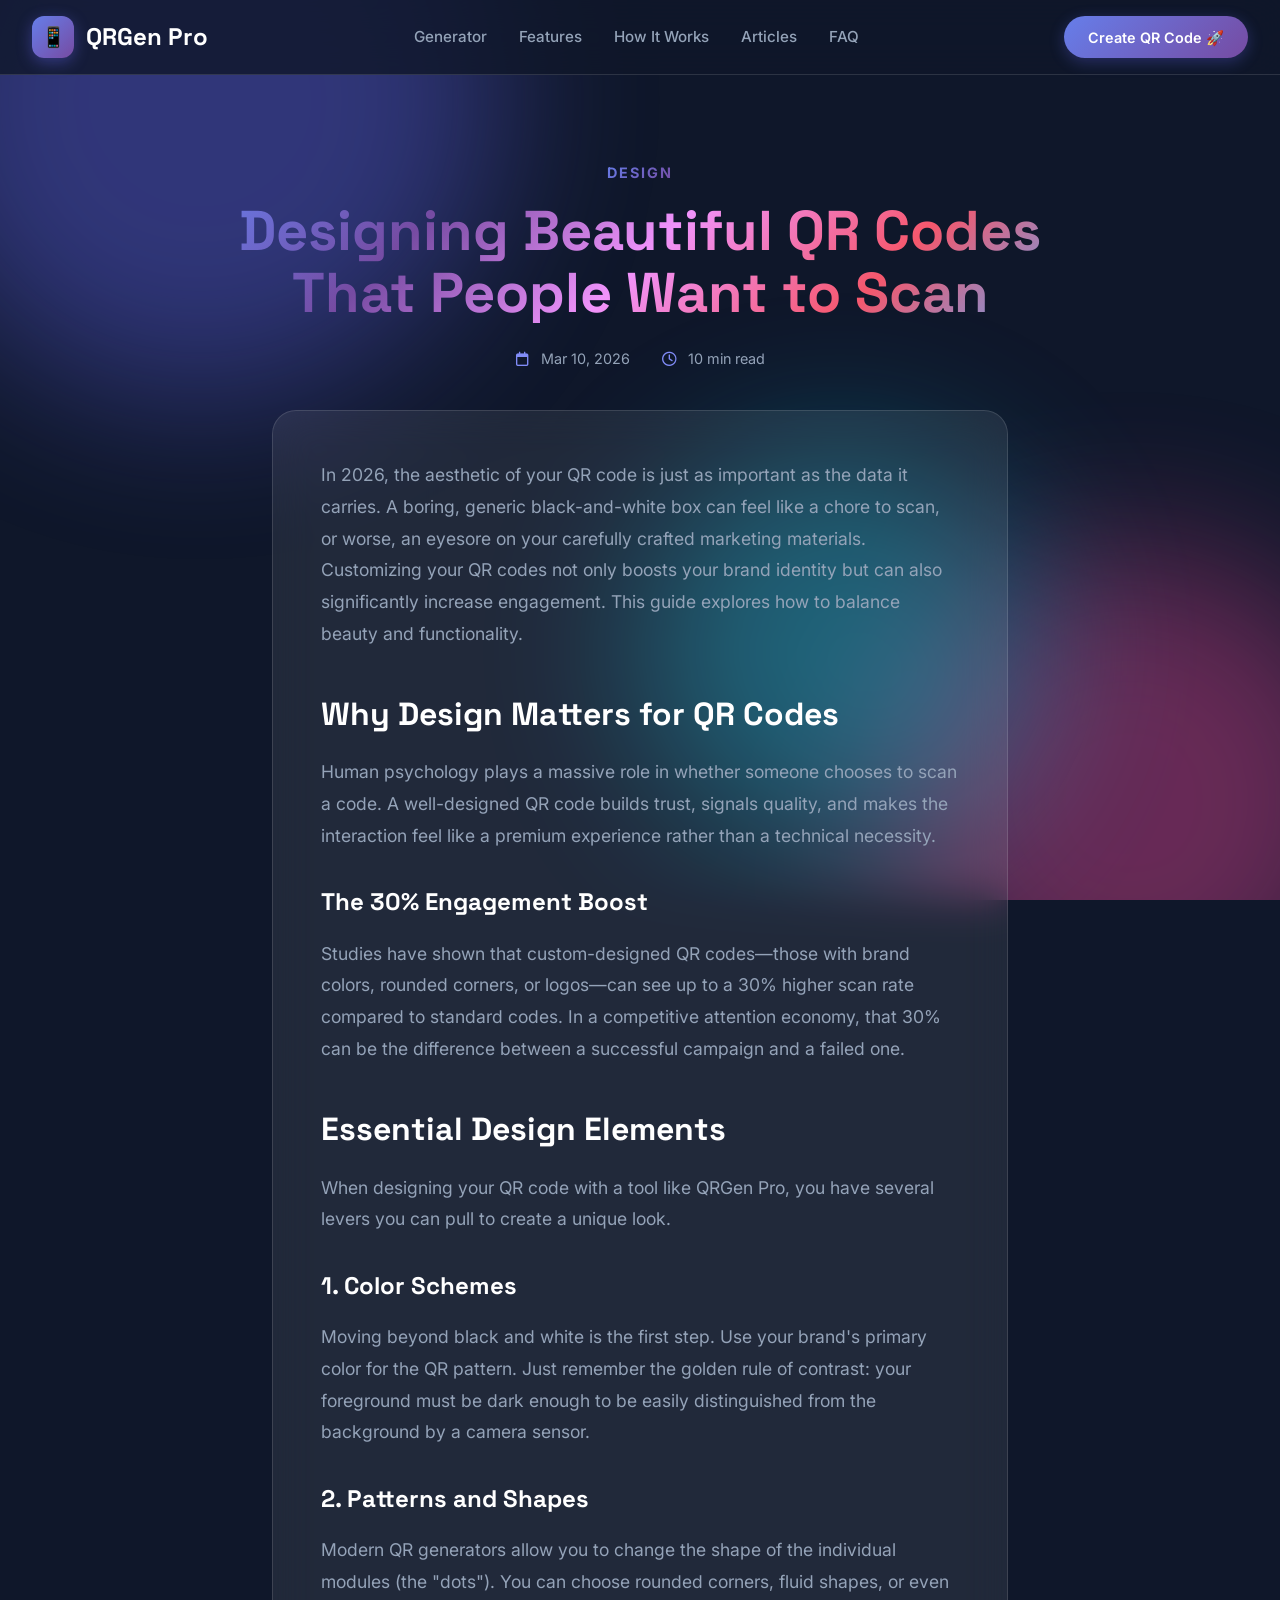
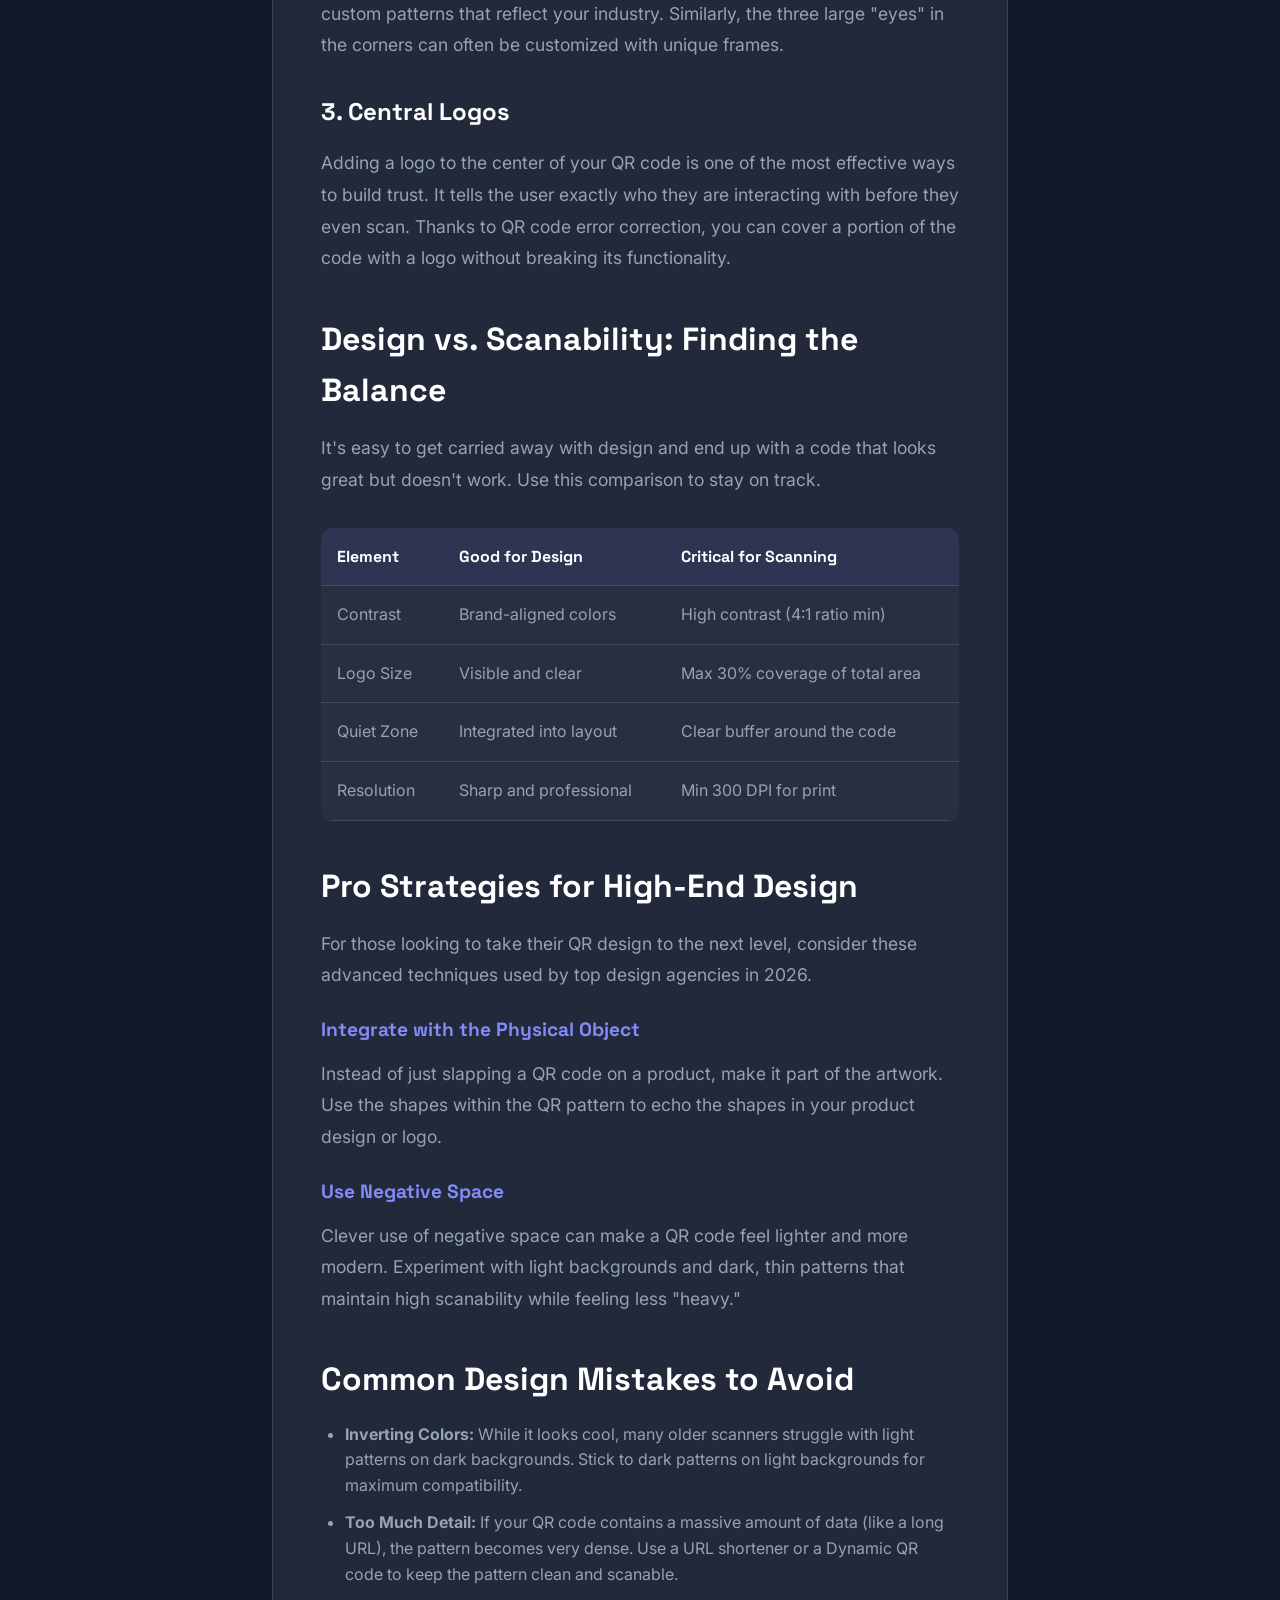
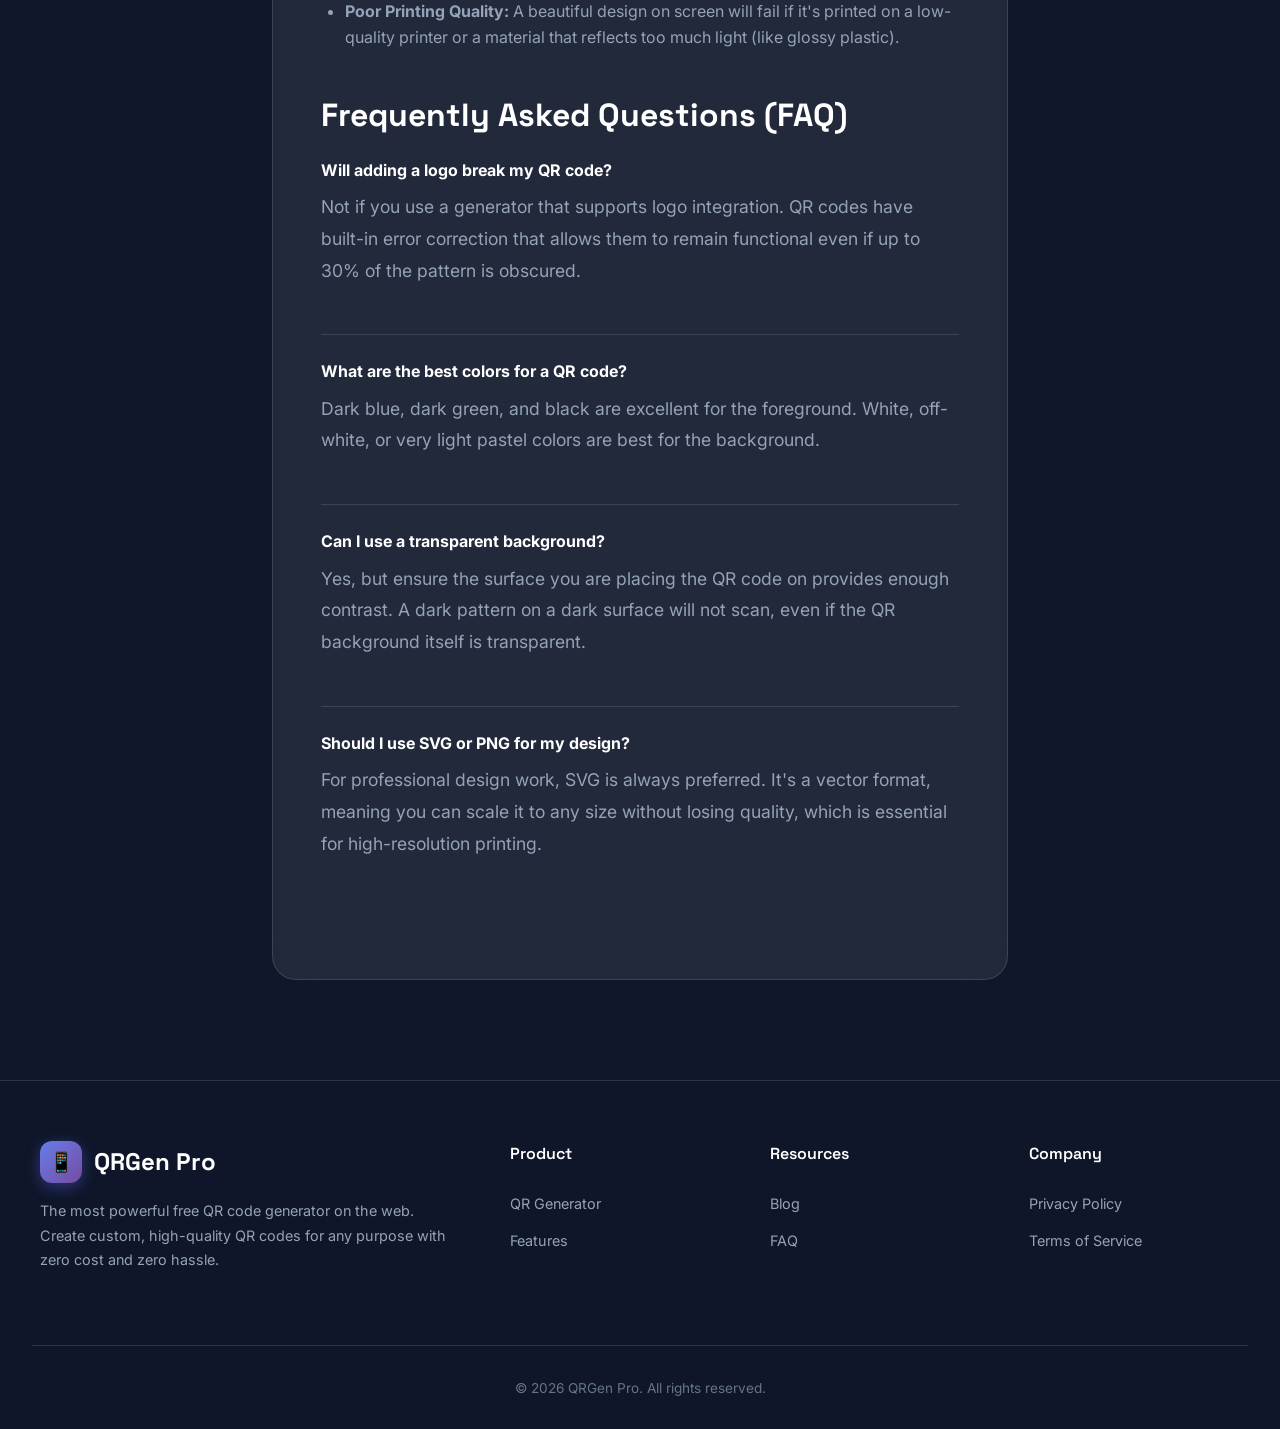
<file: blog/designing-beautiful-qr-codes.html>
<!DOCTYPE html>
<html lang="en">
<head>
<meta charset="UTF-8">
<meta name="viewport" content="width=device-width, initial-scale=1.0">
<meta name="description" content="Designing Beautiful QR Codes That People Want to Scan in 2026. Master the art of QR code customization while maintaining perfect scanability.">
<title>Designing Beautiful QR Codes That People Want to Scan | QRGen Pro</title>
<link rel="icon" href="https://cdn-icons-png.flaticon.com/512/714/714390.png">
<link href="https://fonts.googleapis.com/css2?family=Inter:wght@300;400;500;600;700;800;900&family=Space+Grotesk:wght@400;500;600;700&display=swap" rel="stylesheet">
<link rel="stylesheet" href="https://cdnjs.cloudflare.com/ajax/libs/font-awesome/6.5.0/css/all.min.css">
<link rel="stylesheet" href="../css/style.css">
</head>
<body>
<div class="bg"><div class="orb o1"></div><div class="orb o2"></div><div class="orb o3"></div></div>
<nav class="nav">
<div class="ni">
<a href="../index.html" class="logo"><div class="li">📱</div><span>QRGen Pro</span></a>
<ul class="nl"><li><a href="../index.html#generator">Generator</a></li><li><a href="../index.html#features">Features</a></li><li><a href="../index.html#how-it-works">How It Works</a></li><li><a href="../index.html#articles">Articles</a></li><li><a href="../index.html#faq">FAQ</a></li></ul>
<a href="../index.html#generator" class="nc">Create QR Code 🚀</a>
</div>
</nav>

<header class="art-hero">
<div class="art-tag">Design</div>
<h1 class="art-tit">Designing Beautiful QR Codes That People Want to Scan</h1>
<div class="art-meta"><span><i class="far fa-calendar"></i> Mar 10, 2026</span><span><i class="far fa-clock"></i> 10 min read</span></div>
</header>

<main class="art-cont">
<div class="art-card">
    <p>In 2026, the aesthetic of your QR code is just as important as the data it carries. A boring, generic black-and-white box can feel like a chore to scan, or worse, an eyesore on your carefully crafted marketing materials. Customizing your QR codes not only boosts your brand identity but can also significantly increase engagement. This guide explores how to balance beauty and functionality.</p>

    <h2>Why Design Matters for QR Codes</h2>
    <p>Human psychology plays a massive role in whether someone chooses to scan a code. A well-designed QR code builds trust, signals quality, and makes the interaction feel like a premium experience rather than a technical necessity.</p>

    <h3>The 30% Engagement Boost</h3>
    <p>Studies have shown that custom-designed QR codes—those with brand colors, rounded corners, or logos—can see up to a 30% higher scan rate compared to standard codes. In a competitive attention economy, that 30% can be the difference between a successful campaign and a failed one.</p>

    <h2>Essential Design Elements</h2>
    <p>When designing your QR code with a tool like QRGen Pro, you have several levers you can pull to create a unique look.</p>

    <h3>1. Color Schemes</h3>
    <p>Moving beyond black and white is the first step. Use your brand's primary color for the QR pattern. Just remember the golden rule of contrast: your foreground must be dark enough to be easily distinguished from the background by a camera sensor.</p>

    <h3>2. Patterns and Shapes</h3>
    <p>Modern QR generators allow you to change the shape of the individual modules (the "dots"). You can choose rounded corners, fluid shapes, or even custom patterns that reflect your industry. Similarly, the three large "eyes" in the corners can often be customized with unique frames.</p>

    <h3>3. Central Logos</h3>
    <p>Adding a logo to the center of your QR code is one of the most effective ways to build trust. It tells the user exactly who they are interacting with before they even scan. Thanks to QR code error correction, you can cover a portion of the code with a logo without breaking its functionality.</p>

    <h2>Design vs. Scanability: Finding the Balance</h2>
    <p>It's easy to get carried away with design and end up with a code that looks great but doesn't work. Use this comparison to stay on track.</p>

    <table>
        <thead>
            <tr>
                <th>Element</th>
                <th>Good for Design</th>
                <th>Critical for Scanning</th>
            </tr>
        </thead>
        <tbody>
            <tr>
                <td>Contrast</td>
                <td>Brand-aligned colors</td>
                <td>High contrast (4:1 ratio min)</td>
            </tr>
            <tr>
                <td>Logo Size</td>
                <td>Visible and clear</td>
                <td>Max 30% coverage of total area</td>
            </tr>
            <tr>
                <td>Quiet Zone</td>
                <td>Integrated into layout</td>
                <td>Clear buffer around the code</td>
            </tr>
            <tr>
                <td>Resolution</td>
                <td>Sharp and professional</td>
                <td>Min 300 DPI for print</td>
            </tr>
        </tbody>
    </table>

    <h2>Pro Strategies for High-End Design</h2>
    <p>For those looking to take their QR design to the next level, consider these advanced techniques used by top design agencies in 2026.</p>

    <h4>Integrate with the Physical Object</h4>
    <p>Instead of just slapping a QR code on a product, make it part of the artwork. Use the shapes within the QR pattern to echo the shapes in your product design or logo.</p>

    <h4>Use Negative Space</h4>
    <p>Clever use of negative space can make a QR code feel lighter and more modern. Experiment with light backgrounds and dark, thin patterns that maintain high scanability while feeling less "heavy."</p>

    <h2>Common Design Mistakes to Avoid</h2>
    <ul>
        <li><strong>Inverting Colors:</strong> While it looks cool, many older scanners struggle with light patterns on dark backgrounds. Stick to dark patterns on light backgrounds for maximum compatibility.</li>
        <li><strong>Too Much Detail:</strong> If your QR code contains a massive amount of data (like a long URL), the pattern becomes very dense. Use a URL shortener or a Dynamic QR code to keep the pattern clean and scanable.</li>
        <li><strong>Poor Printing Quality:</strong> A beautiful design on screen will fail if it's printed on a low-quality printer or a material that reflects too much light (like glossy plastic).</li>
    </ul>

    <h2>Frequently Asked Questions (FAQ)</h2>
    <div class="faq-section">
        <div class="faq-item">
            <span class="faq-q">Will adding a logo break my QR code?</span>
            <p>Not if you use a generator that supports logo integration. QR codes have built-in error correction that allows them to remain functional even if up to 30% of the pattern is obscured.</p>
        </div>
        <div class="faq-item">
            <span class="faq-q">What are the best colors for a QR code?</span>
            <p>Dark blue, dark green, and black are excellent for the foreground. White, off-white, or very light pastel colors are best for the background.</p>
        </div>
        <div class="faq-item">
            <span class="faq-q">Can I use a transparent background?</span>
            <p>Yes, but ensure the surface you are placing the QR code on provides enough contrast. A dark pattern on a dark surface will not scan, even if the QR background itself is transparent.</p>
        </div>
        <div class="faq-item">
            <span class="faq-q">Should I use SVG or PNG for my design?</span>
            <p>For professional design work, SVG is always preferred. It's a vector format, meaning you can scale it to any size without losing quality, which is essential for high-resolution printing.</p>
        </div>
    </div>
</div>
</main>

<footer class="ftr">
<div class="fi2">
<div class="fb">
<a href="../index.html" class="logo"><div class="li">📱</div><span>QRGen Pro</span></a>
<p>The most powerful free QR code generator on the web. Create custom, high-quality QR codes for any purpose with zero cost and zero hassle.</p>
</div>
<div class="fcol">
<h4>Product</h4>
<ul><li><a href="../index.html#generator">QR Generator</a></li><li><a href="../index.html#features">Features</a></li></ul>
</div>
<div class="fcol">
<h4>Resources</h4>
<ul><li><a href="../index.html#articles">Blog</a></li><li><a href="../index.html#faq">FAQ</a></li></ul>
</div>
<div class="fcol">
<h4>Company</h4>
<ul><li><a href="../index.html#">Privacy Policy</a></li><li><a href="../index.html#">Terms of Service</a></li></ul>
</div>
</div>
<div style="text-align:center;padding-top:2rem;border-top:1px solid var(--glass-border);color:var(--gray);font-size:0.85rem;">
<p>© 2026 QRGen Pro. All rights reserved.</p>
</div>
</footer>
</body>
</html>
</file>
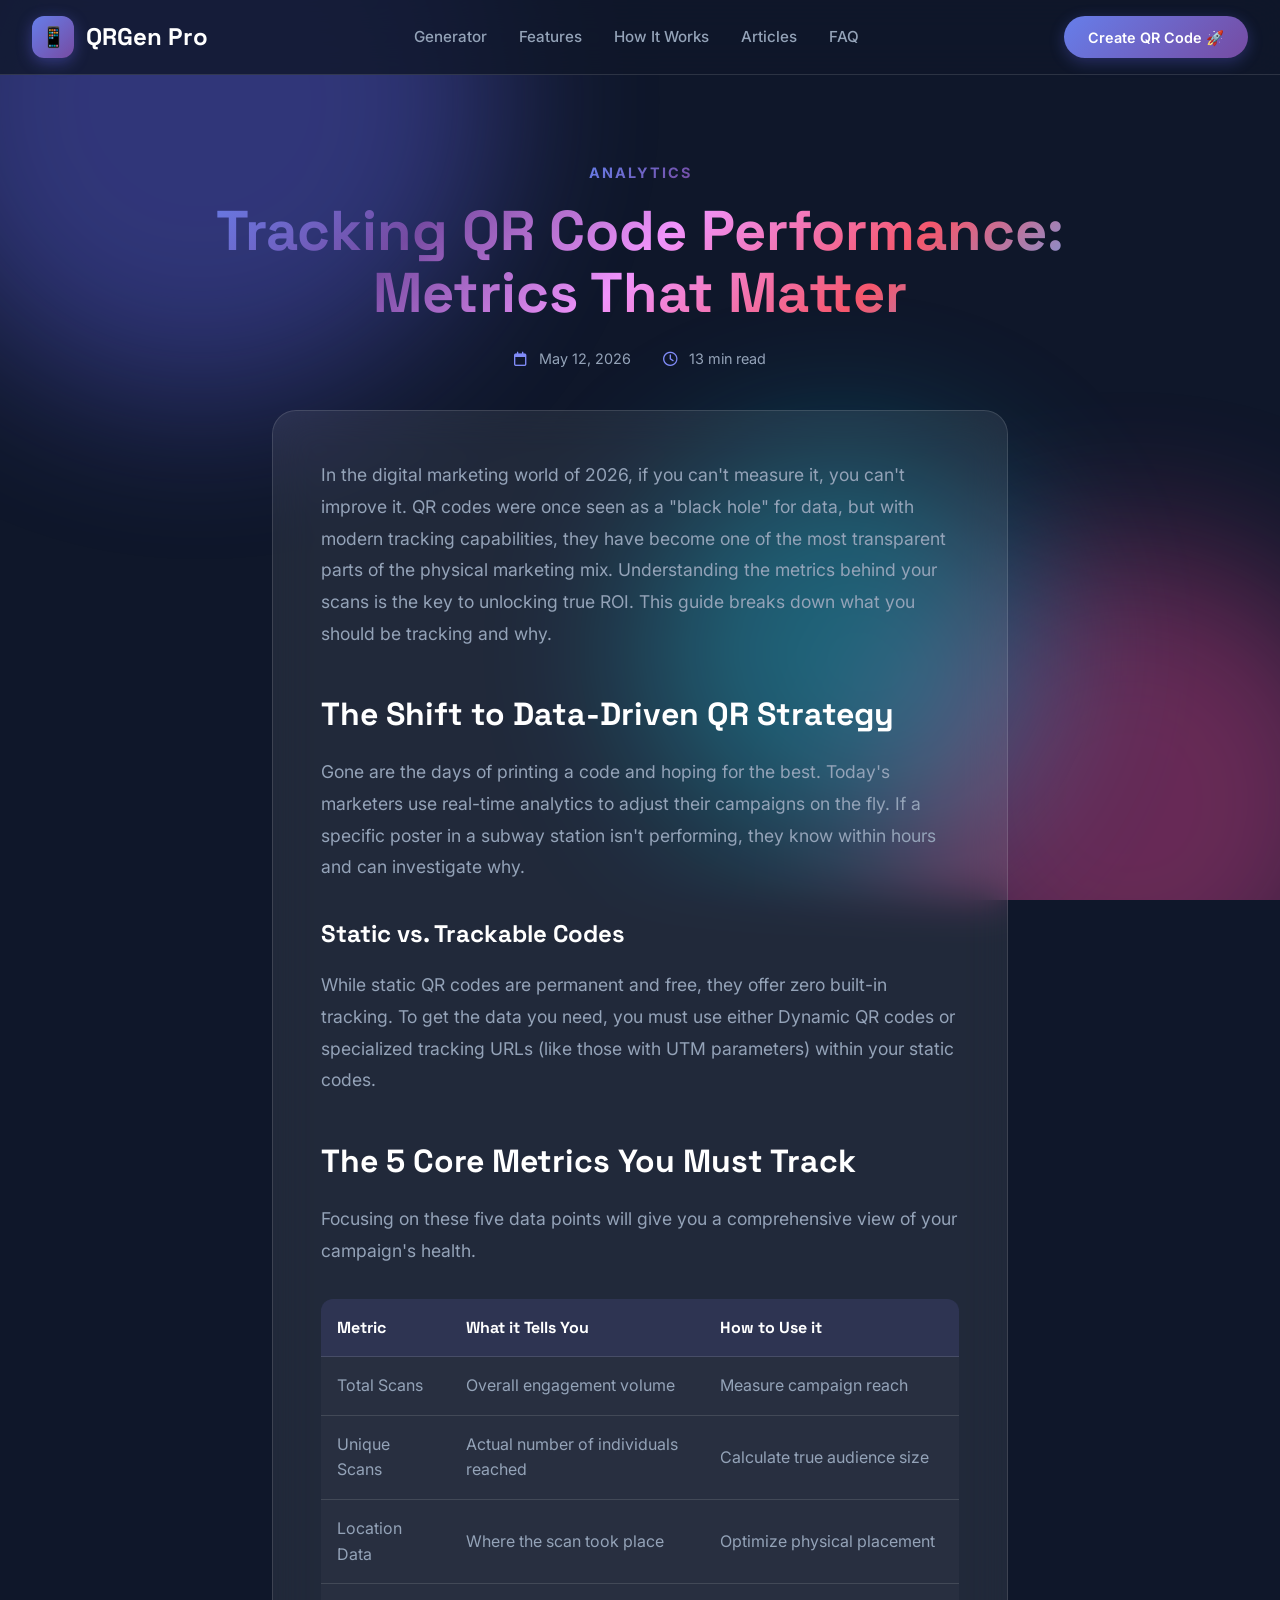
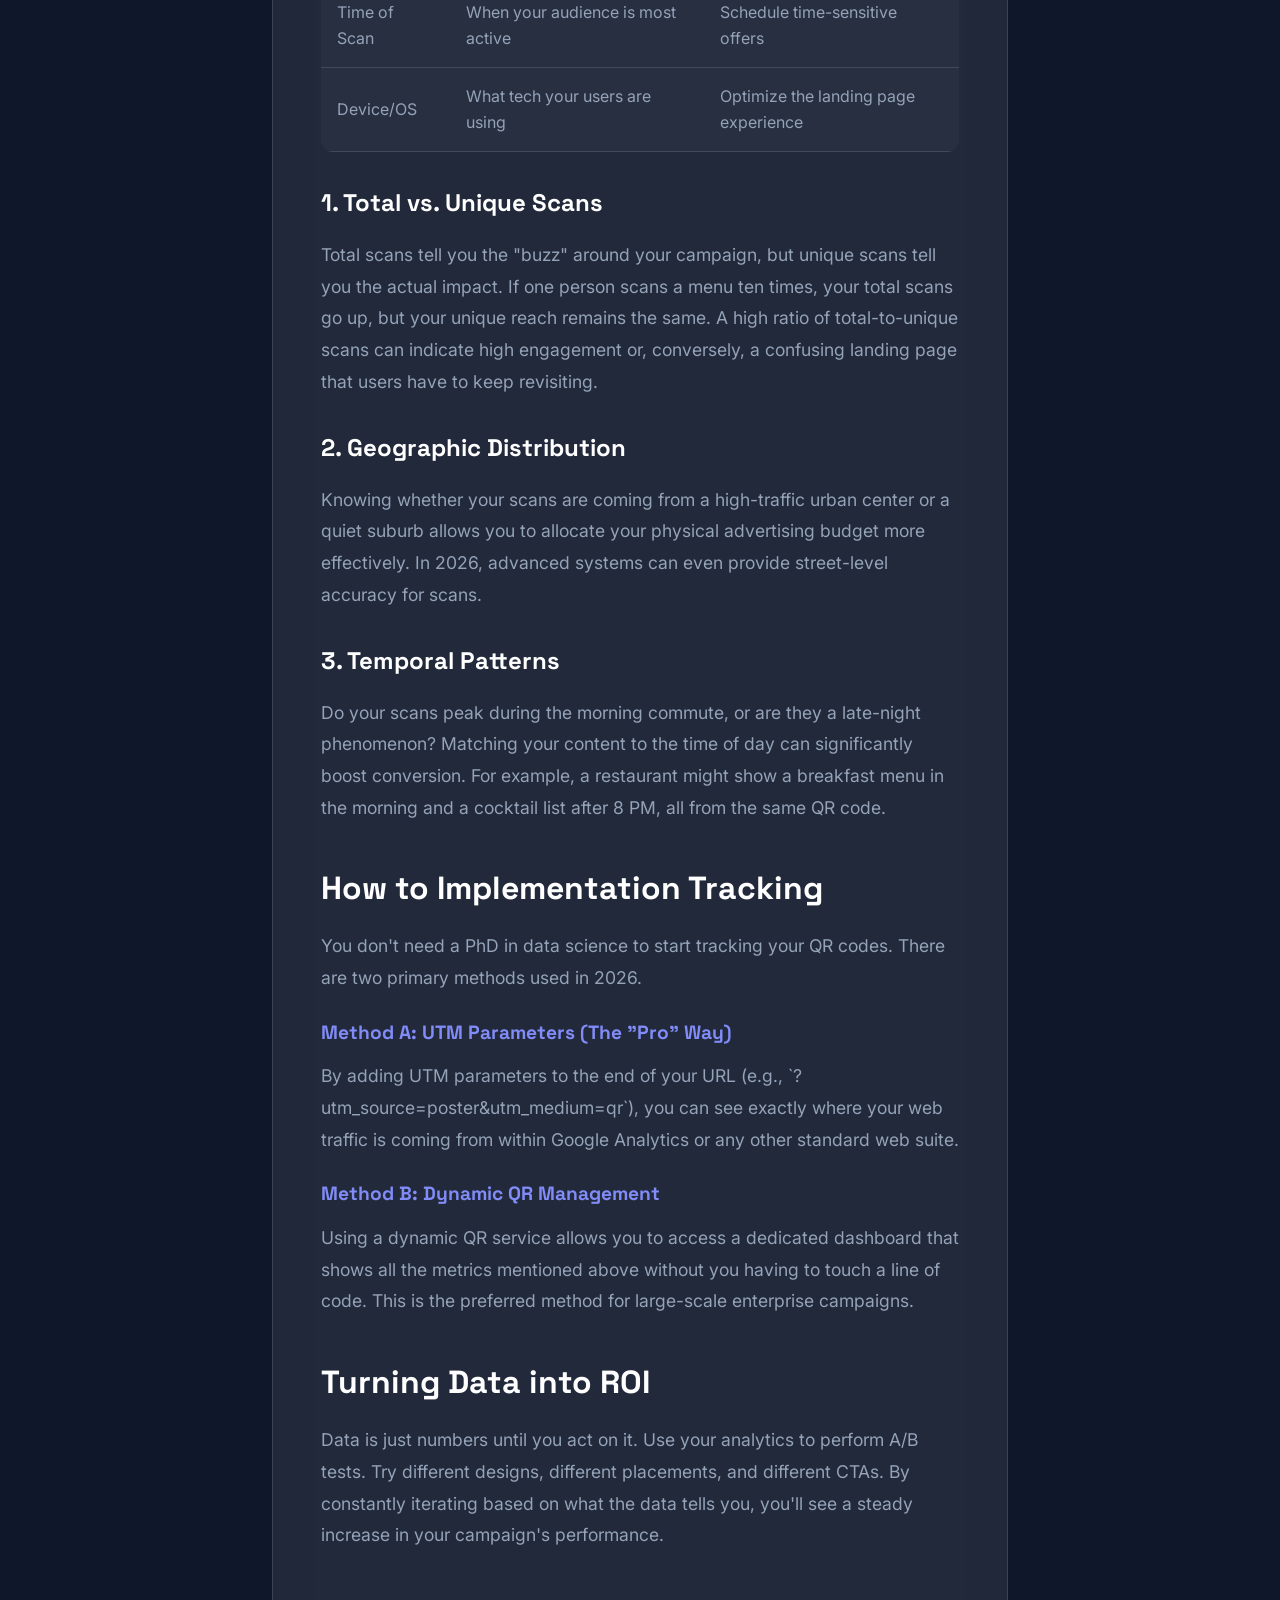
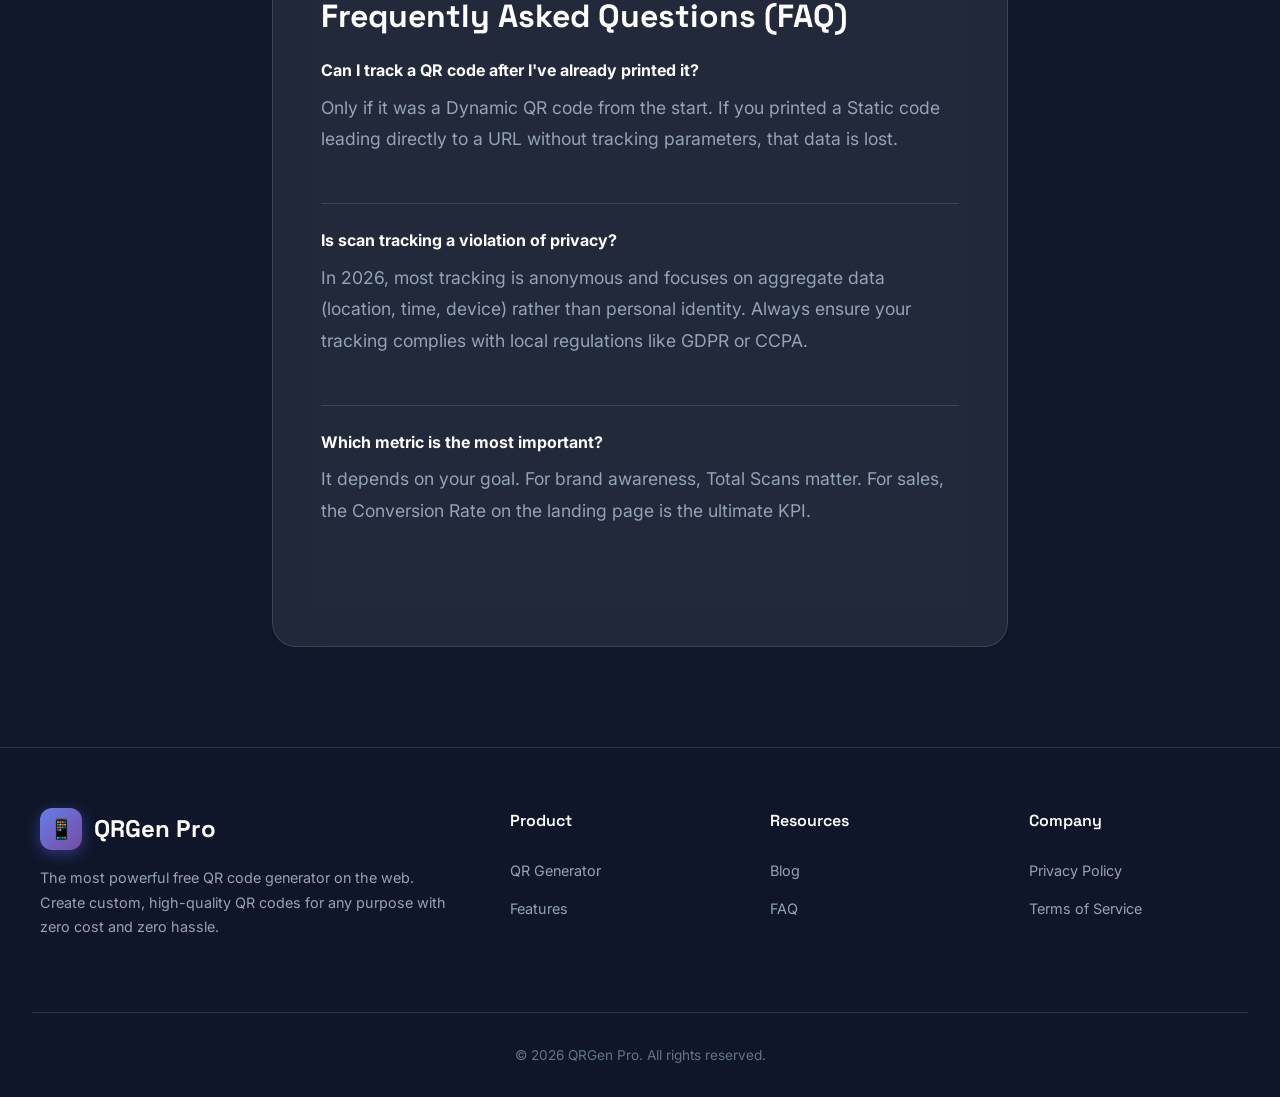
<file: blog/qr-code-analytics-tracking.html>
<!DOCTYPE html>
<html lang="en">
<head>
<meta charset="UTF-8">
<meta name="viewport" content="width=device-width, initial-scale=1.0">
<meta name="description" content="Tracking QR Code Performance: Metrics That Matter in 2026. Learn how to use analytics to optimize your QR code marketing campaigns for maximum ROI.">
<title>Tracking QR Code Performance: Metrics That Matter | QRGen Pro</title>
<link rel="icon" href="https://cdn-icons-png.flaticon.com/512/714/714390.png">
<link href="https://fonts.googleapis.com/css2?family=Inter:wght@300;400;500;600;700;800;900&family=Space+Grotesk:wght@400;500;600;700&display=swap" rel="stylesheet">
<link rel="stylesheet" href="https://cdnjs.cloudflare.com/ajax/libs/font-awesome/6.5.0/css/all.min.css">
<link rel="stylesheet" href="../css/style.css">
</head>
<body>
<div class="bg"><div class="orb o1"></div><div class="orb o2"></div><div class="orb o3"></div></div>
<nav class="nav">
<div class="ni">
<a href="../index.html" class="logo"><div class="li">📱</div><span>QRGen Pro</span></a>
<ul class="nl"><li><a href="../index.html#generator">Generator</a></li><li><a href="../index.html#features">Features</a></li><li><a href="../index.html#how-it-works">How It Works</a></li><li><a href="../index.html#articles">Articles</a></li><li><a href="../index.html#faq">FAQ</a></li></ul>
<a href="../index.html#generator" class="nc">Create QR Code 🚀</a>
</div>
</nav>

<header class="art-hero">
<div class="art-tag">Analytics</div>
<h1 class="art-tit">Tracking QR Code Performance: Metrics That Matter</h1>
<div class="art-meta"><span><i class="far fa-calendar"></i> May 12, 2026</span><span><i class="far fa-clock"></i> 13 min read</span></div>
</header>

<main class="art-cont">
<div class="art-card">
    <p>In the digital marketing world of 2026, if you can't measure it, you can't improve it. QR codes were once seen as a "black hole" for data, but with modern tracking capabilities, they have become one of the most transparent parts of the physical marketing mix. Understanding the metrics behind your scans is the key to unlocking true ROI. This guide breaks down what you should be tracking and why.</p>

    <h2>The Shift to Data-Driven QR Strategy</h2>
    <p>Gone are the days of printing a code and hoping for the best. Today's marketers use real-time analytics to adjust their campaigns on the fly. If a specific poster in a subway station isn't performing, they know within hours and can investigate why.</p>

    <h3>Static vs. Trackable Codes</h3>
    <p>While static QR codes are permanent and free, they offer zero built-in tracking. To get the data you need, you must use either Dynamic QR codes or specialized tracking URLs (like those with UTM parameters) within your static codes.</p>

    <h2>The 5 Core Metrics You Must Track</h2>
    <p>Focusing on these five data points will give you a comprehensive view of your campaign's health.</p>

    <table>
        <thead>
            <tr>
                <th>Metric</th>
                <th>What it Tells You</th>
                <th>How to Use it</th>
            </tr>
        </thead>
        <tbody>
            <tr>
                <td>Total Scans</td>
                <td>Overall engagement volume</td>
                <td>Measure campaign reach</td>
            </tr>
            <tr>
                <td>Unique Scans</td>
                <td>Actual number of individuals reached</td>
                <td>Calculate true audience size</td>
            </tr>
            <tr>
                <td>Location Data</td>
                <td>Where the scan took place</td>
                <td>Optimize physical placement</td>
            </tr>
            <tr>
                <td>Time of Scan</td>
                <td>When your audience is most active</td>
                <td>Schedule time-sensitive offers</td>
            </tr>
            <tr>
                <td>Device/OS</td>
                <td>What tech your users are using</td>
                <td>Optimize the landing page experience</td>
            </tr>
        </tbody>
    </table>

    <h3>1. Total vs. Unique Scans</h3>
    <p>Total scans tell you the "buzz" around your campaign, but unique scans tell you the actual impact. If one person scans a menu ten times, your total scans go up, but your unique reach remains the same. A high ratio of total-to-unique scans can indicate high engagement or, conversely, a confusing landing page that users have to keep revisiting.</p>

    <h3>2. Geographic Distribution</h3>
    <p>Knowing whether your scans are coming from a high-traffic urban center or a quiet suburb allows you to allocate your physical advertising budget more effectively. In 2026, advanced systems can even provide street-level accuracy for scans.</p>

    <h3>3. Temporal Patterns</h3>
    <p>Do your scans peak during the morning commute, or are they a late-night phenomenon? Matching your content to the time of day can significantly boost conversion. For example, a restaurant might show a breakfast menu in the morning and a cocktail list after 8 PM, all from the same QR code.</p>

    <h2>How to Implementation Tracking</h2>
    <p>You don't need a PhD in data science to start tracking your QR codes. There are two primary methods used in 2026.</p>

    <h4>Method A: UTM Parameters (The "Pro" Way)</h4>
    <p>By adding UTM parameters to the end of your URL (e.g., `?utm_source=poster&utm_medium=qr`), you can see exactly where your web traffic is coming from within Google Analytics or any other standard web suite.</p>

    <h4>Method B: Dynamic QR Management</h4>
    <p>Using a dynamic QR service allows you to access a dedicated dashboard that shows all the metrics mentioned above without you having to touch a line of code. This is the preferred method for large-scale enterprise campaigns.</p>

    <h2>Turning Data into ROI</h2>
    <p>Data is just numbers until you act on it. Use your analytics to perform A/B tests. Try different designs, different placements, and different CTAs. By constantly iterating based on what the data tells you, you'll see a steady increase in your campaign's performance.</p>

    <h2>Frequently Asked Questions (FAQ)</h2>
    <div class="faq-section">
        <div class="faq-item">
            <span class="faq-q">Can I track a QR code after I've already printed it?</span>
            <p>Only if it was a Dynamic QR code from the start. If you printed a Static code leading directly to a URL without tracking parameters, that data is lost.</p>
        </div>
        <div class="faq-item">
            <span class="faq-q">Is scan tracking a violation of privacy?</span>
            <p>In 2026, most tracking is anonymous and focuses on aggregate data (location, time, device) rather than personal identity. Always ensure your tracking complies with local regulations like GDPR or CCPA.</p>
        </div>
        <div class="faq-item">
            <span class="faq-q">Which metric is the most important?</span>
            <p>It depends on your goal. For brand awareness, Total Scans matter. For sales, the Conversion Rate on the landing page is the ultimate KPI.</p>
        </div>
    </div>
</div>
</main>

<footer class="ftr">
<div class="fi2">
<div class="fb">
<a href="../index.html" class="logo"><div class="li">📱</div><span>QRGen Pro</span></a>
<p>The most powerful free QR code generator on the web. Create custom, high-quality QR codes for any purpose with zero cost and zero hassle.</p>
</div>
<div class="fcol">
<h4>Product</h4>
<ul><li><a href="../index.html#generator">QR Generator</a></li><li><a href="../index.html#features">Features</a></li></ul>
</div>
<div class="fcol">
<h4>Resources</h4>
<ul><li><a href="../index.html#articles">Blog</a></li><li><a href="../index.html#faq">FAQ</a></li></ul>
</div>
<div class="fcol">
<h4>Company</h4>
<ul><li><a href="../index.html#">Privacy Policy</a></li><li><a href="../index.html#">Terms of Service</a></li></ul>
</div>
</div>
<div style="text-align:center;padding-top:2rem;border-top:1px solid var(--glass-border);color:var(--gray);font-size:0.85rem;">
<p>© 2026 QRGen Pro. All rights reserved.</p>
</div>
</footer>
</body>
</html>
</file>
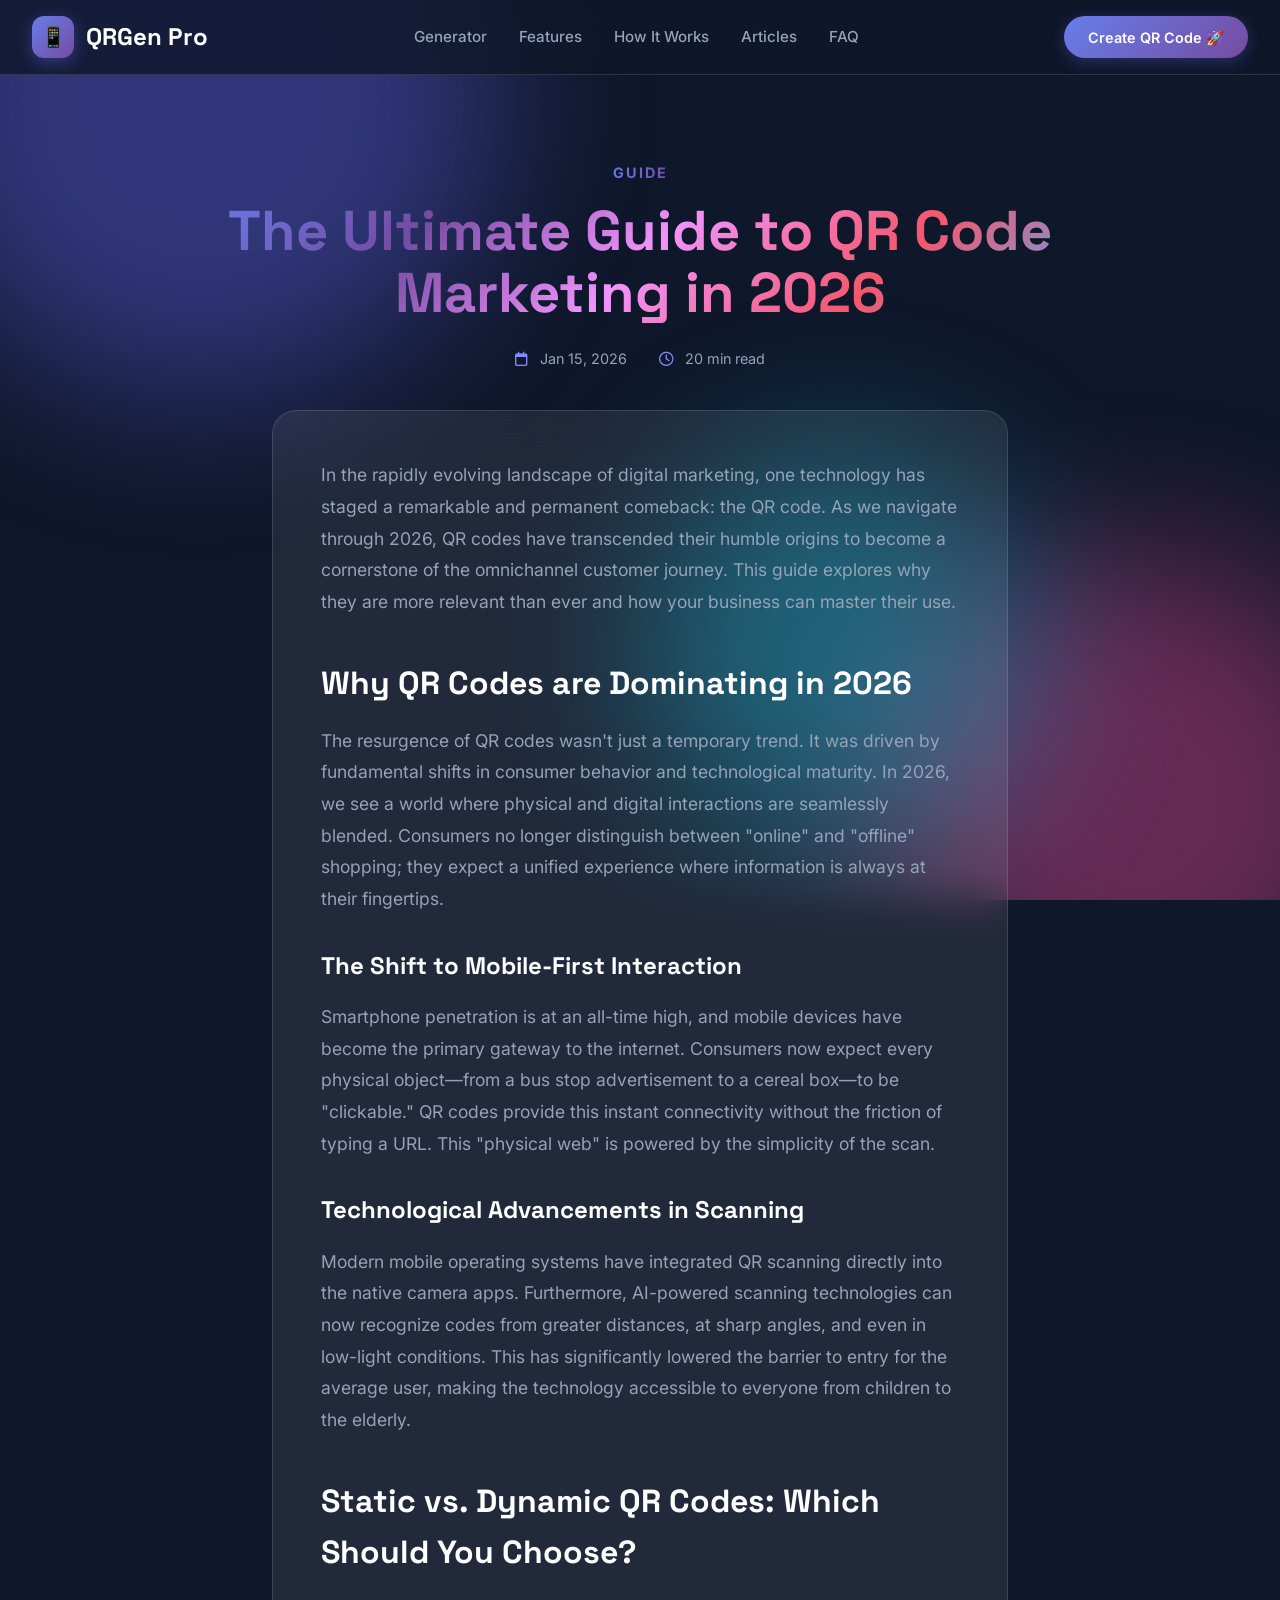
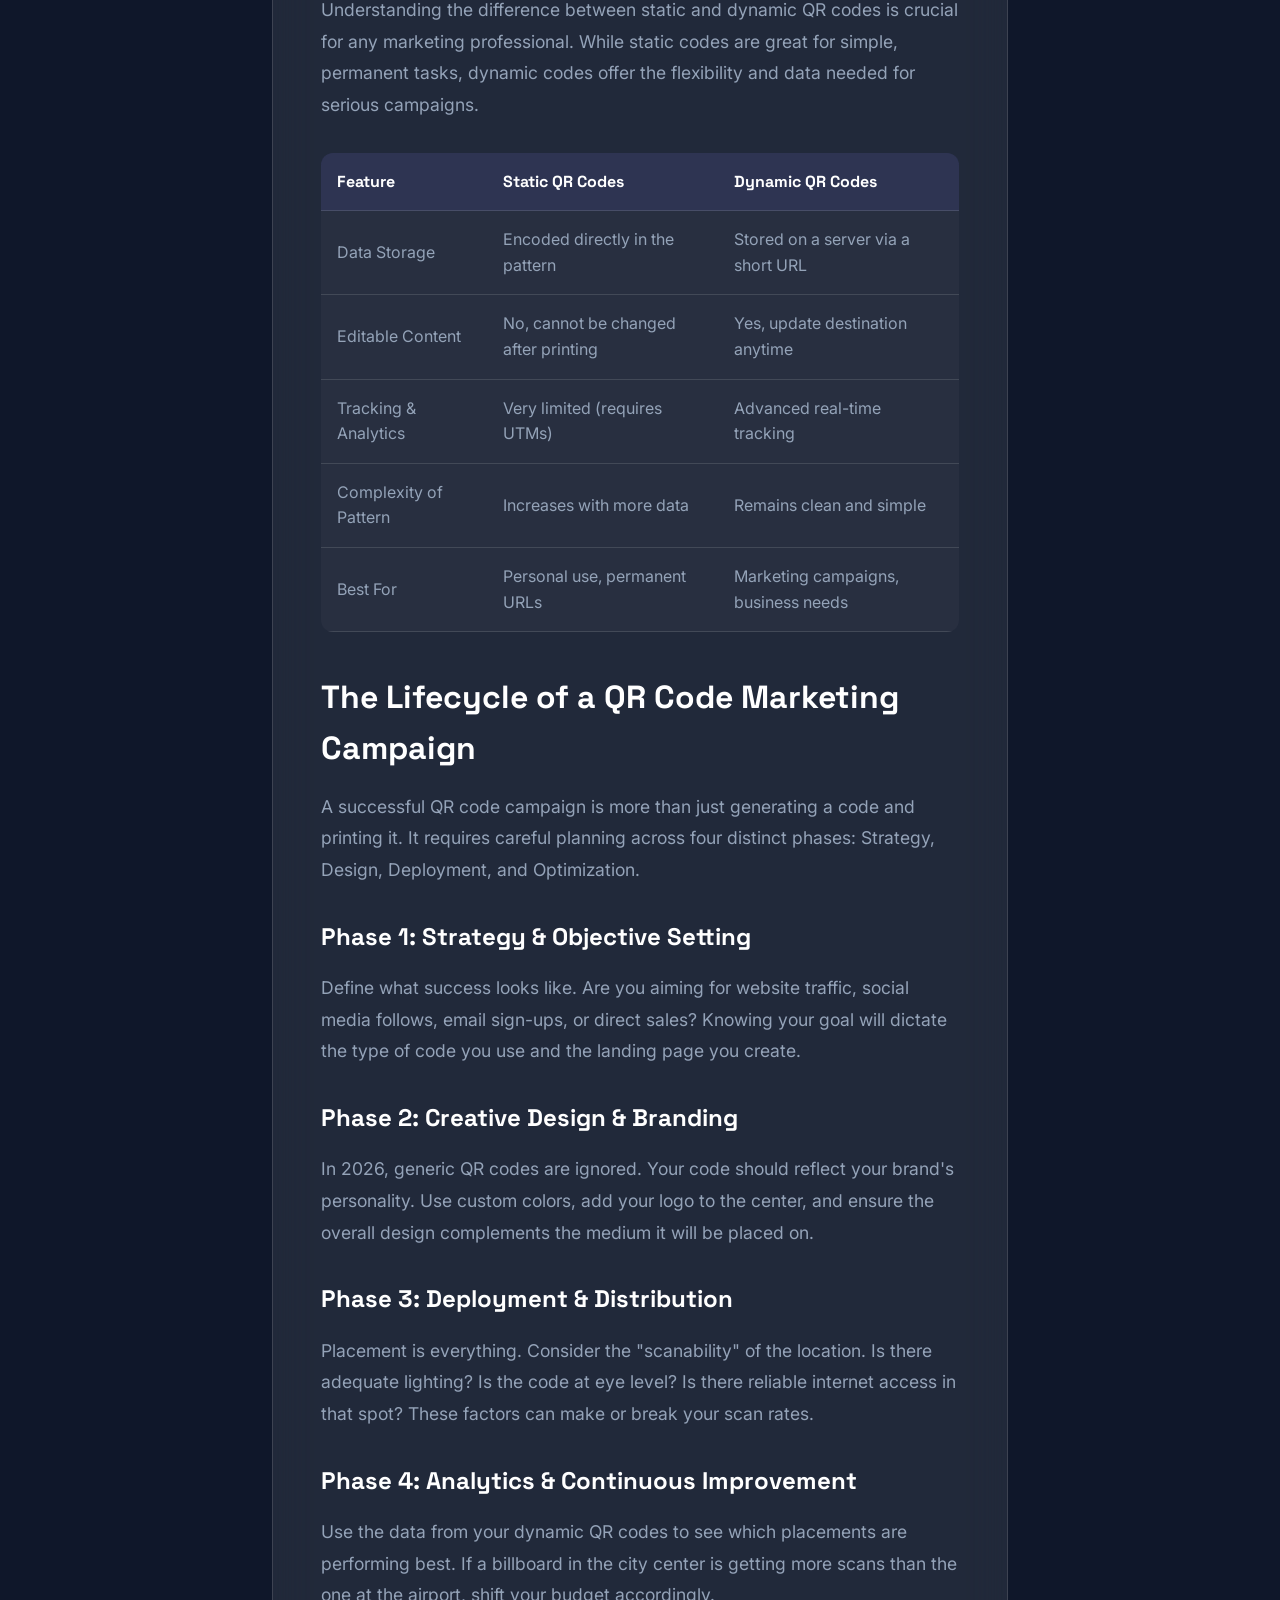
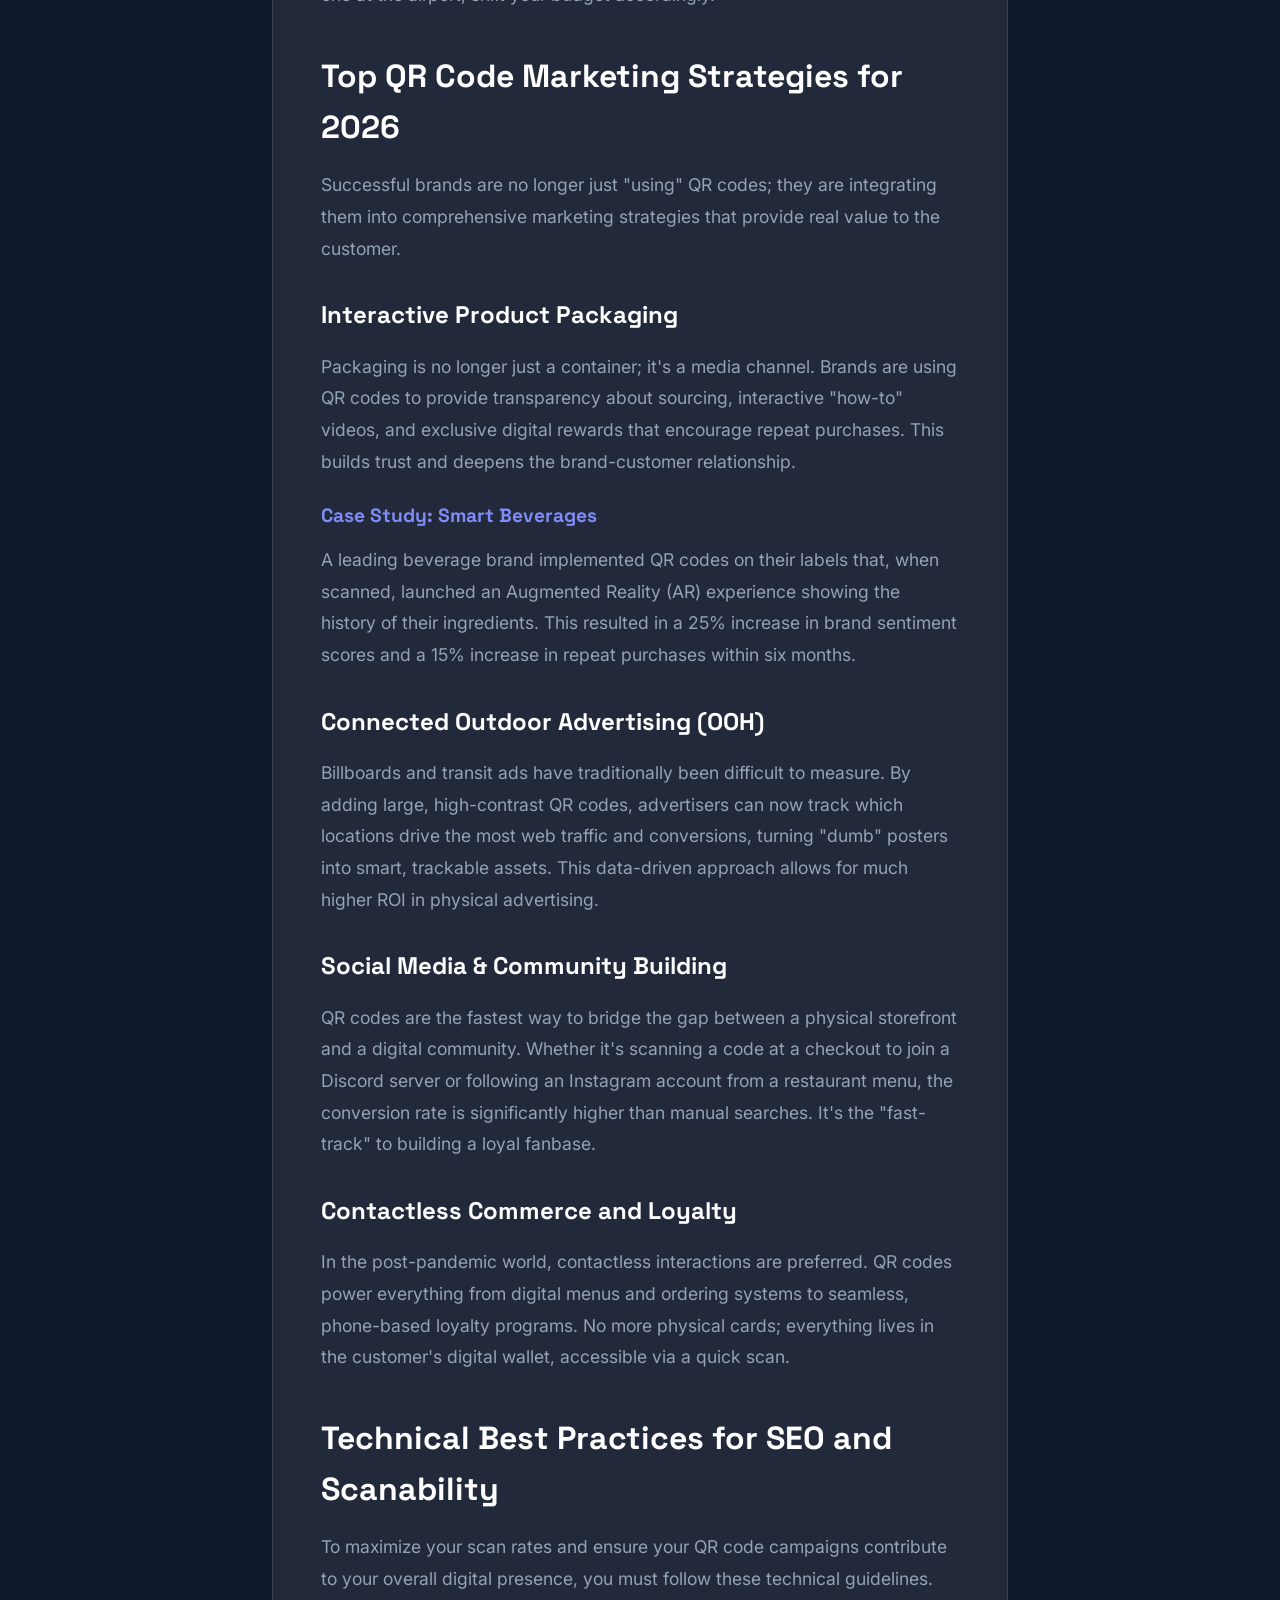
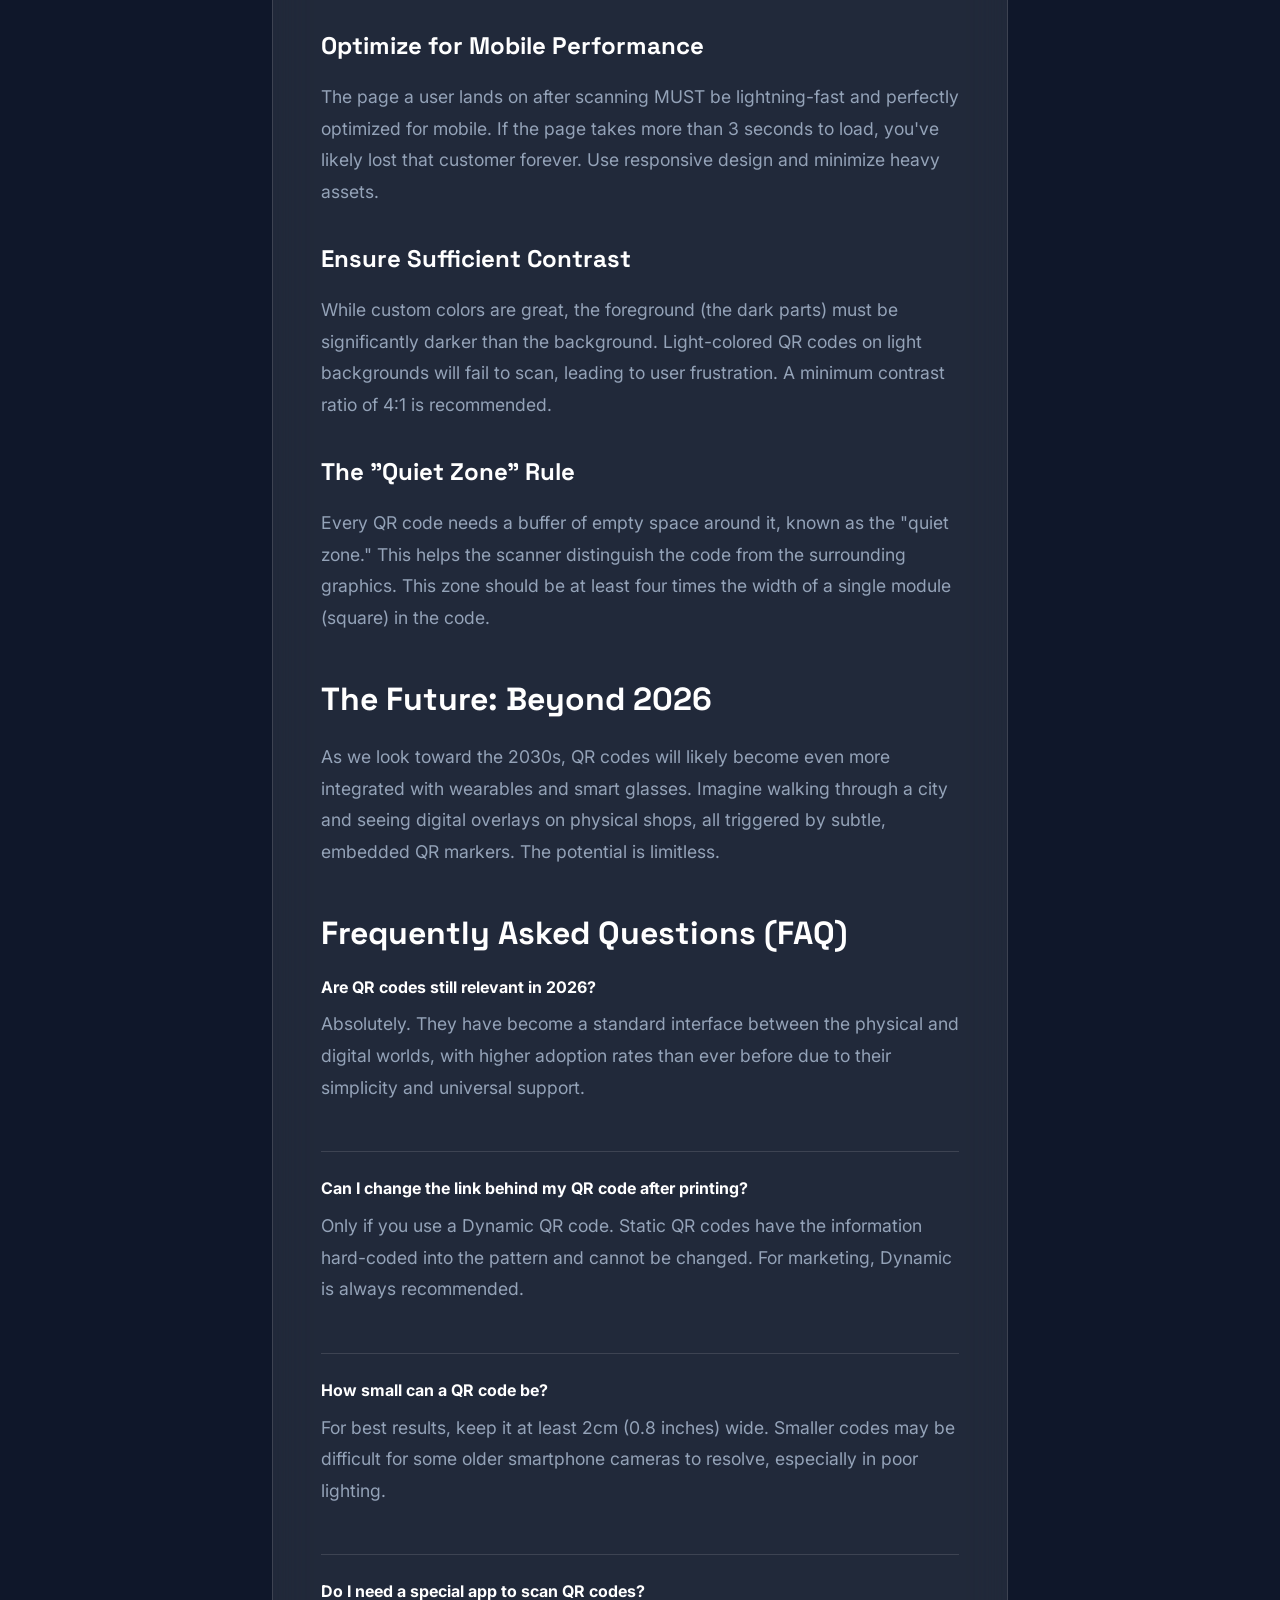
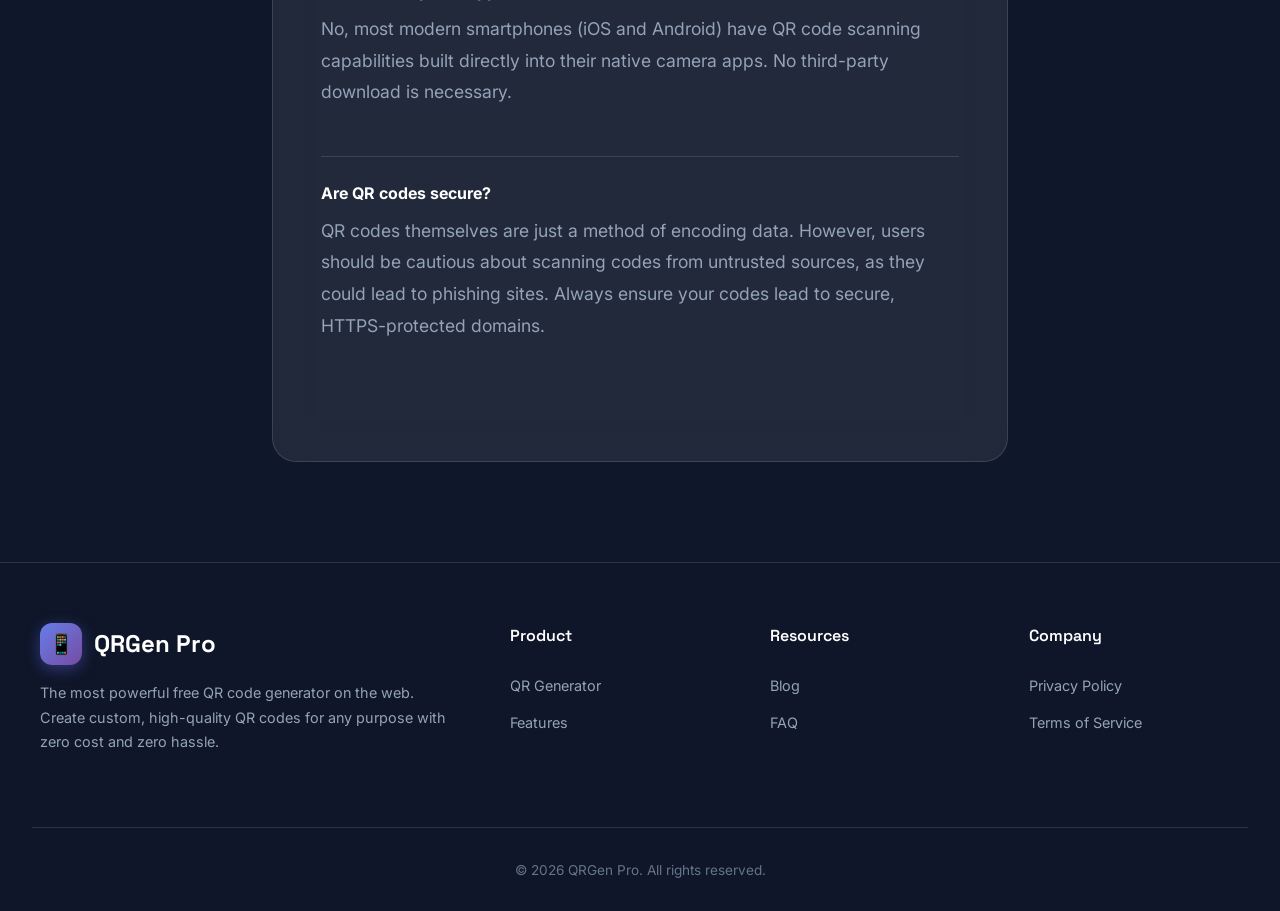
<file: blog/qr-code-marketing-guide-2026.html>
<!DOCTYPE html>
<html lang="en">
<head>
<meta charset="UTF-8">
<meta name="viewport" content="width=device-width, initial-scale=1.0">
<meta name="description" content="The Ultimate Guide to QR Code Marketing in 2026 - Master the latest trends, strategies, and best practices for leveraging QR codes in your business. Includes comparison tables and FAQs.">
<title>The Ultimate Guide to QR Code Marketing in 2026 | QRGen Pro</title>
<link rel="icon" href="https://cdn-icons-png.flaticon.com/512/714/714390.png">
<link href="https://fonts.googleapis.com/css2?family=Inter:wght@300;400;500;600;700;800;900&family=Space+Grotesk:wght@400;500;600;700&display=swap" rel="stylesheet">
<link rel="stylesheet" href="https://cdnjs.cloudflare.com/ajax/libs/font-awesome/6.5.0/css/all.min.css">
<link rel="stylesheet" href="../css/style.css">
</head>
<body>
<div class="bg"><div class="orb o1"></div><div class="orb o2"></div><div class="orb o3"></div></div>
<nav class="nav">
<div class="ni">
<a href="../index.html" class="logo"><div class="li">📱</div><span>QRGen Pro</span></a>
<ul class="nl"><li><a href="../index.html#generator">Generator</a></li><li><a href="../index.html#features">Features</a></li><li><a href="../index.html#how-it-works">How It Works</a></li><li><a href="../index.html#articles">Articles</a></li><li><a href="../index.html#faq">FAQ</a></li></ul>
<a href="../index.html#generator" class="nc">Create QR Code 🚀</a>
</div>
</nav>

<header class="art-hero">
<div class="art-tag">Guide</div>
<h1 class="art-tit">The Ultimate Guide to QR Code Marketing in 2026</h1>
<div class="art-meta"><span><i class="far fa-calendar"></i> Jan 15, 2026</span><span><i class="far fa-clock"></i> 20 min read</span></div>
</header>

<main class="art-cont">
<div class="art-card">
    <p>In the rapidly evolving landscape of digital marketing, one technology has staged a remarkable and permanent comeback: the QR code. As we navigate through 2026, QR codes have transcended their humble origins to become a cornerstone of the omnichannel customer journey. This guide explores why they are more relevant than ever and how your business can master their use.</p>

    <h2>Why QR Codes are Dominating in 2026</h2>
    <p>The resurgence of QR codes wasn't just a temporary trend. It was driven by fundamental shifts in consumer behavior and technological maturity. In 2026, we see a world where physical and digital interactions are seamlessly blended. Consumers no longer distinguish between "online" and "offline" shopping; they expect a unified experience where information is always at their fingertips.</p>

    <h3>The Shift to Mobile-First Interaction</h3>
    <p>Smartphone penetration is at an all-time high, and mobile devices have become the primary gateway to the internet. Consumers now expect every physical object—from a bus stop advertisement to a cereal box—to be "clickable." QR codes provide this instant connectivity without the friction of typing a URL. This "physical web" is powered by the simplicity of the scan.</p>

    <h3>Technological Advancements in Scanning</h3>
    <p>Modern mobile operating systems have integrated QR scanning directly into the native camera apps. Furthermore, AI-powered scanning technologies can now recognize codes from greater distances, at sharp angles, and even in low-light conditions. This has significantly lowered the barrier to entry for the average user, making the technology accessible to everyone from children to the elderly.</p>

    <h2>Static vs. Dynamic QR Codes: Which Should You Choose?</h2>
    <p>Understanding the difference between static and dynamic QR codes is crucial for any marketing professional. While static codes are great for simple, permanent tasks, dynamic codes offer the flexibility and data needed for serious campaigns.</p>

    <table>
        <thead>
            <tr>
                <th>Feature</th>
                <th>Static QR Codes</th>
                <th>Dynamic QR Codes</th>
            </tr>
        </thead>
        <tbody>
            <tr>
                <td>Data Storage</td>
                <td>Encoded directly in the pattern</td>
                <td>Stored on a server via a short URL</td>
            </tr>
            <tr>
                <td>Editable Content</td>
                <td>No, cannot be changed after printing</td>
                <td>Yes, update destination anytime</td>
            </tr>
            <tr>
                <td>Tracking & Analytics</td>
                <td>Very limited (requires UTMs)</td>
                <td>Advanced real-time tracking</td>
            </tr>
            <tr>
                <td>Complexity of Pattern</td>
                <td>Increases with more data</td>
                <td>Remains clean and simple</td>
            </tr>
            <tr>
                <td>Best For</td>
                <td>Personal use, permanent URLs</td>
                <td>Marketing campaigns, business needs</td>
            </tr>
        </tbody>
    </table>

    <h2>The Lifecycle of a QR Code Marketing Campaign</h2>
    <p>A successful QR code campaign is more than just generating a code and printing it. It requires careful planning across four distinct phases: Strategy, Design, Deployment, and Optimization.</p>

    <h3>Phase 1: Strategy & Objective Setting</h3>
    <p>Define what success looks like. Are you aiming for website traffic, social media follows, email sign-ups, or direct sales? Knowing your goal will dictate the type of code you use and the landing page you create.</p>

    <h3>Phase 2: Creative Design & Branding</h3>
    <p>In 2026, generic QR codes are ignored. Your code should reflect your brand's personality. Use custom colors, add your logo to the center, and ensure the overall design complements the medium it will be placed on.</p>

    <h3>Phase 3: Deployment & Distribution</h3>
    <p>Placement is everything. Consider the "scanability" of the location. Is there adequate lighting? Is the code at eye level? Is there reliable internet access in that spot? These factors can make or break your scan rates.</p>

    <h3>Phase 4: Analytics & Continuous Improvement</h3>
    <p>Use the data from your dynamic QR codes to see which placements are performing best. If a billboard in the city center is getting more scans than the one at the airport, shift your budget accordingly.</p>

    <h2>Top QR Code Marketing Strategies for 2026</h2>
    <p>Successful brands are no longer just "using" QR codes; they are integrating them into comprehensive marketing strategies that provide real value to the customer.</p>

    <h3>Interactive Product Packaging</h3>
    <p>Packaging is no longer just a container; it's a media channel. Brands are using QR codes to provide transparency about sourcing, interactive "how-to" videos, and exclusive digital rewards that encourage repeat purchases. This builds trust and deepens the brand-customer relationship.</p>
    <h4>Case Study: Smart Beverages</h4>
    <p>A leading beverage brand implemented QR codes on their labels that, when scanned, launched an Augmented Reality (AR) experience showing the history of their ingredients. This resulted in a 25% increase in brand sentiment scores and a 15% increase in repeat purchases within six months.</p>

    <h3>Connected Outdoor Advertising (OOH)</h3>
    <p>Billboards and transit ads have traditionally been difficult to measure. By adding large, high-contrast QR codes, advertisers can now track which locations drive the most web traffic and conversions, turning "dumb" posters into smart, trackable assets. This data-driven approach allows for much higher ROI in physical advertising.</p>

    <h3>Social Media & Community Building</h3>
    <p>QR codes are the fastest way to bridge the gap between a physical storefront and a digital community. Whether it's scanning a code at a checkout to join a Discord server or following an Instagram account from a restaurant menu, the conversion rate is significantly higher than manual searches. It's the "fast-track" to building a loyal fanbase.</p>

    <h3>Contactless Commerce and Loyalty</h3>
    <p>In the post-pandemic world, contactless interactions are preferred. QR codes power everything from digital menus and ordering systems to seamless, phone-based loyalty programs. No more physical cards; everything lives in the customer's digital wallet, accessible via a quick scan.</p>

    <h2>Technical Best Practices for SEO and Scanability</h2>
    <p>To maximize your scan rates and ensure your QR code campaigns contribute to your overall digital presence, you must follow these technical guidelines.</p>

    <h3>Optimize for Mobile Performance</h3>
    <p>The page a user lands on after scanning MUST be lightning-fast and perfectly optimized for mobile. If the page takes more than 3 seconds to load, you've likely lost that customer forever. Use responsive design and minimize heavy assets.</p>

    <h3>Ensure Sufficient Contrast</h3>
    <p>While custom colors are great, the foreground (the dark parts) must be significantly darker than the background. Light-colored QR codes on light backgrounds will fail to scan, leading to user frustration. A minimum contrast ratio of 4:1 is recommended.</p>

    <h3>The "Quiet Zone" Rule</h3>
    <p>Every QR code needs a buffer of empty space around it, known as the "quiet zone." This helps the scanner distinguish the code from the surrounding graphics. This zone should be at least four times the width of a single module (square) in the code.</p>

    <h2>The Future: Beyond 2026</h2>
    <p>As we look toward the 2030s, QR codes will likely become even more integrated with wearables and smart glasses. Imagine walking through a city and seeing digital overlays on physical shops, all triggered by subtle, embedded QR markers. The potential is limitless.</p>

    <h2>Frequently Asked Questions (FAQ)</h2>
    <div class="faq-section">
        <div class="faq-item">
            <span class="faq-q">Are QR codes still relevant in 2026?</span>
            <p>Absolutely. They have become a standard interface between the physical and digital worlds, with higher adoption rates than ever before due to their simplicity and universal support.</p>
        </div>
        <div class="faq-item">
            <span class="faq-q">Can I change the link behind my QR code after printing?</span>
            <p>Only if you use a Dynamic QR code. Static QR codes have the information hard-coded into the pattern and cannot be changed. For marketing, Dynamic is always recommended.</p>
        </div>
        <div class="faq-item">
            <span class="faq-q">How small can a QR code be?</span>
            <p>For best results, keep it at least 2cm (0.8 inches) wide. Smaller codes may be difficult for some older smartphone cameras to resolve, especially in poor lighting.</p>
        </div>
        <div class="faq-item">
            <span class="faq-q">Do I need a special app to scan QR codes?</span>
            <p>No, most modern smartphones (iOS and Android) have QR code scanning capabilities built directly into their native camera apps. No third-party download is necessary.</p>
        </div>
        <div class="faq-item">
            <span class="faq-q">Are QR codes secure?</span>
            <p>QR codes themselves are just a method of encoding data. However, users should be cautious about scanning codes from untrusted sources, as they could lead to phishing sites. Always ensure your codes lead to secure, HTTPS-protected domains.</p>
        </div>
    </div>
</div>
</main>

<footer class="ftr">
<div class="fi2">
<div class="fb">
<a href="../index.html" class="logo"><div class="li">📱</div><span>QRGen Pro</span></a>
<p>The most powerful free QR code generator on the web. Create custom, high-quality QR codes for any purpose with zero cost and zero hassle.</p>
</div>
<div class="fcol">
<h4>Product</h4>
<ul><li><a href="../index.html#generator">QR Generator</a></li><li><a href="../index.html#features">Features</a></li></ul>
</div>
<div class="fcol">
<h4>Resources</h4>
<ul><li><a href="../index.html#articles">Blog</a></li><li><a href="../index.html#faq">FAQ</a></li></ul>
</div>
<div class="fcol">
<h4>Company</h4>
<ul><li><a href="../index.html#">Privacy Policy</a></li><li><a href="../index.html#">Terms of Service</a></li></ul>
</div>
</div>
<div style="text-align:center;padding-top:2rem;border-top:1px solid var(--glass-border);color:var(--gray);font-size:0.85rem;">
<p>© 2026 QRGen Pro. All rights reserved.</p>
</div>
</footer>
</body>
</html>
</file>
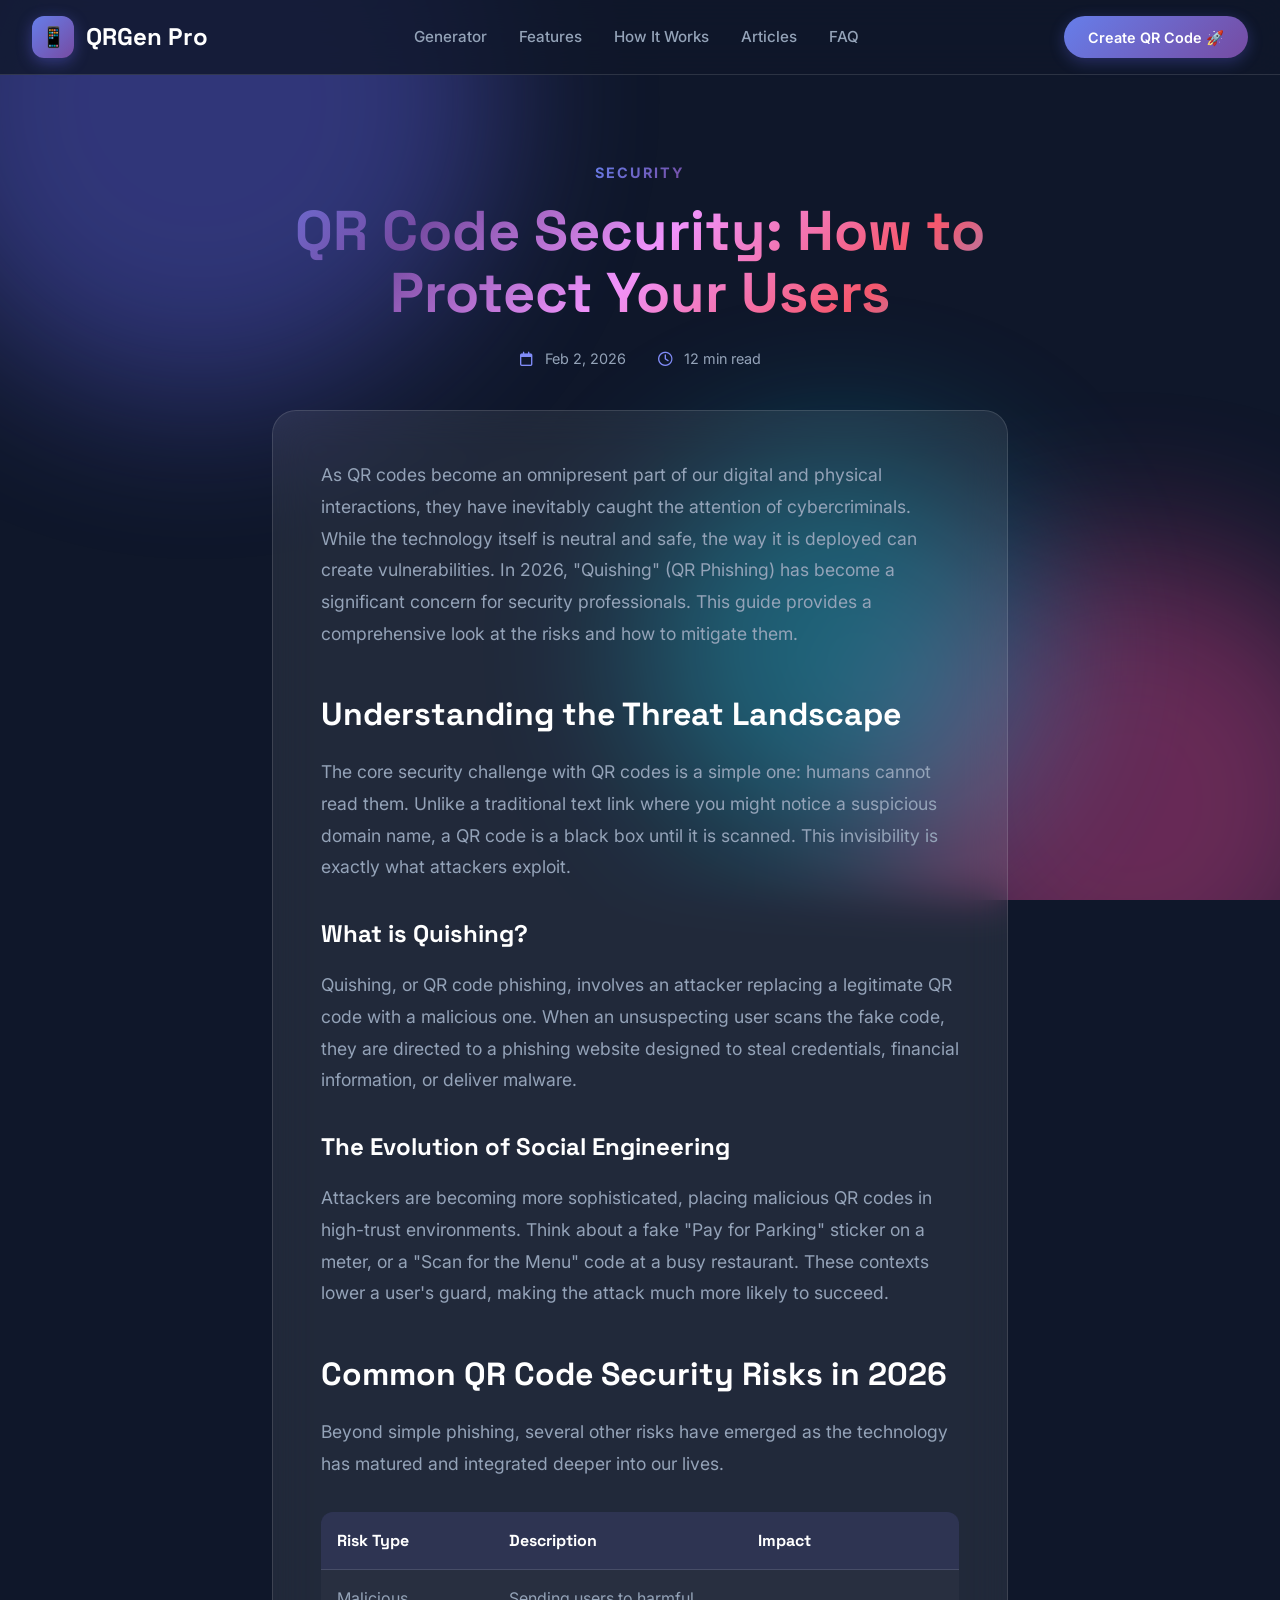
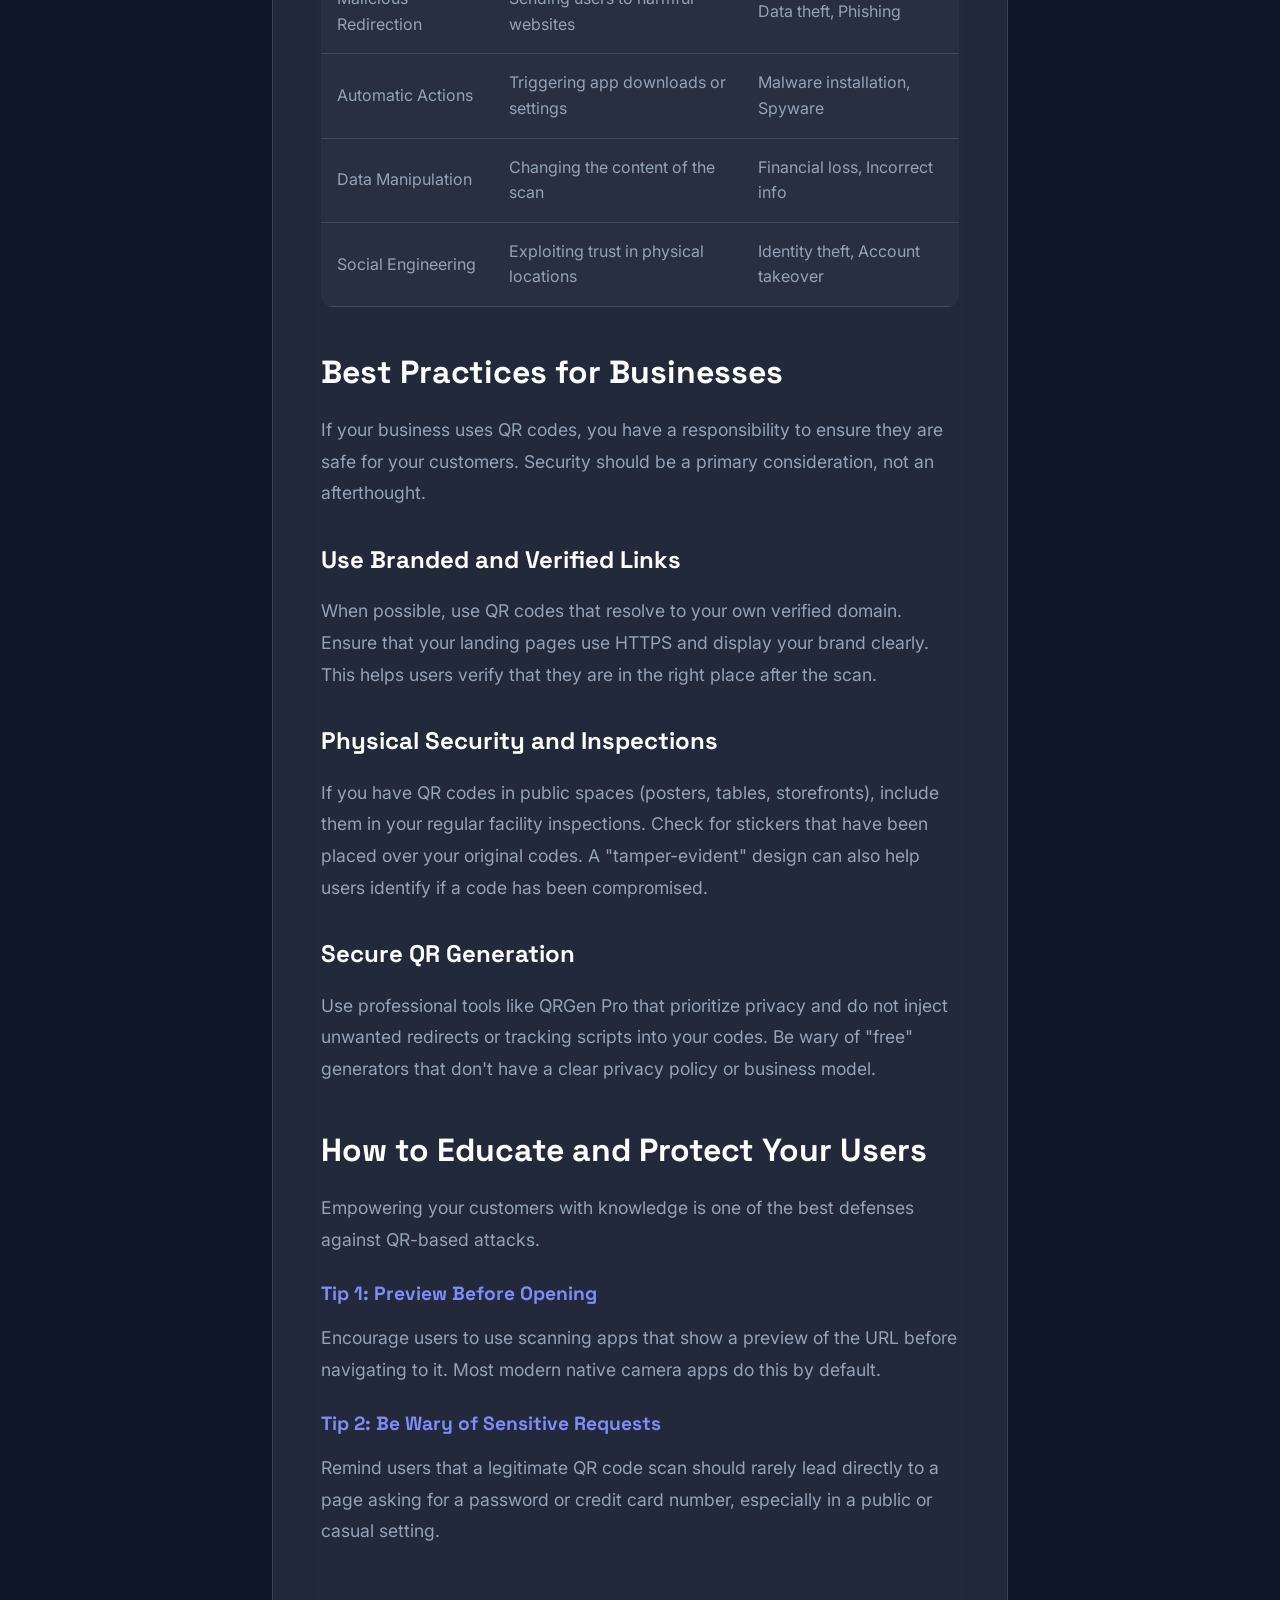
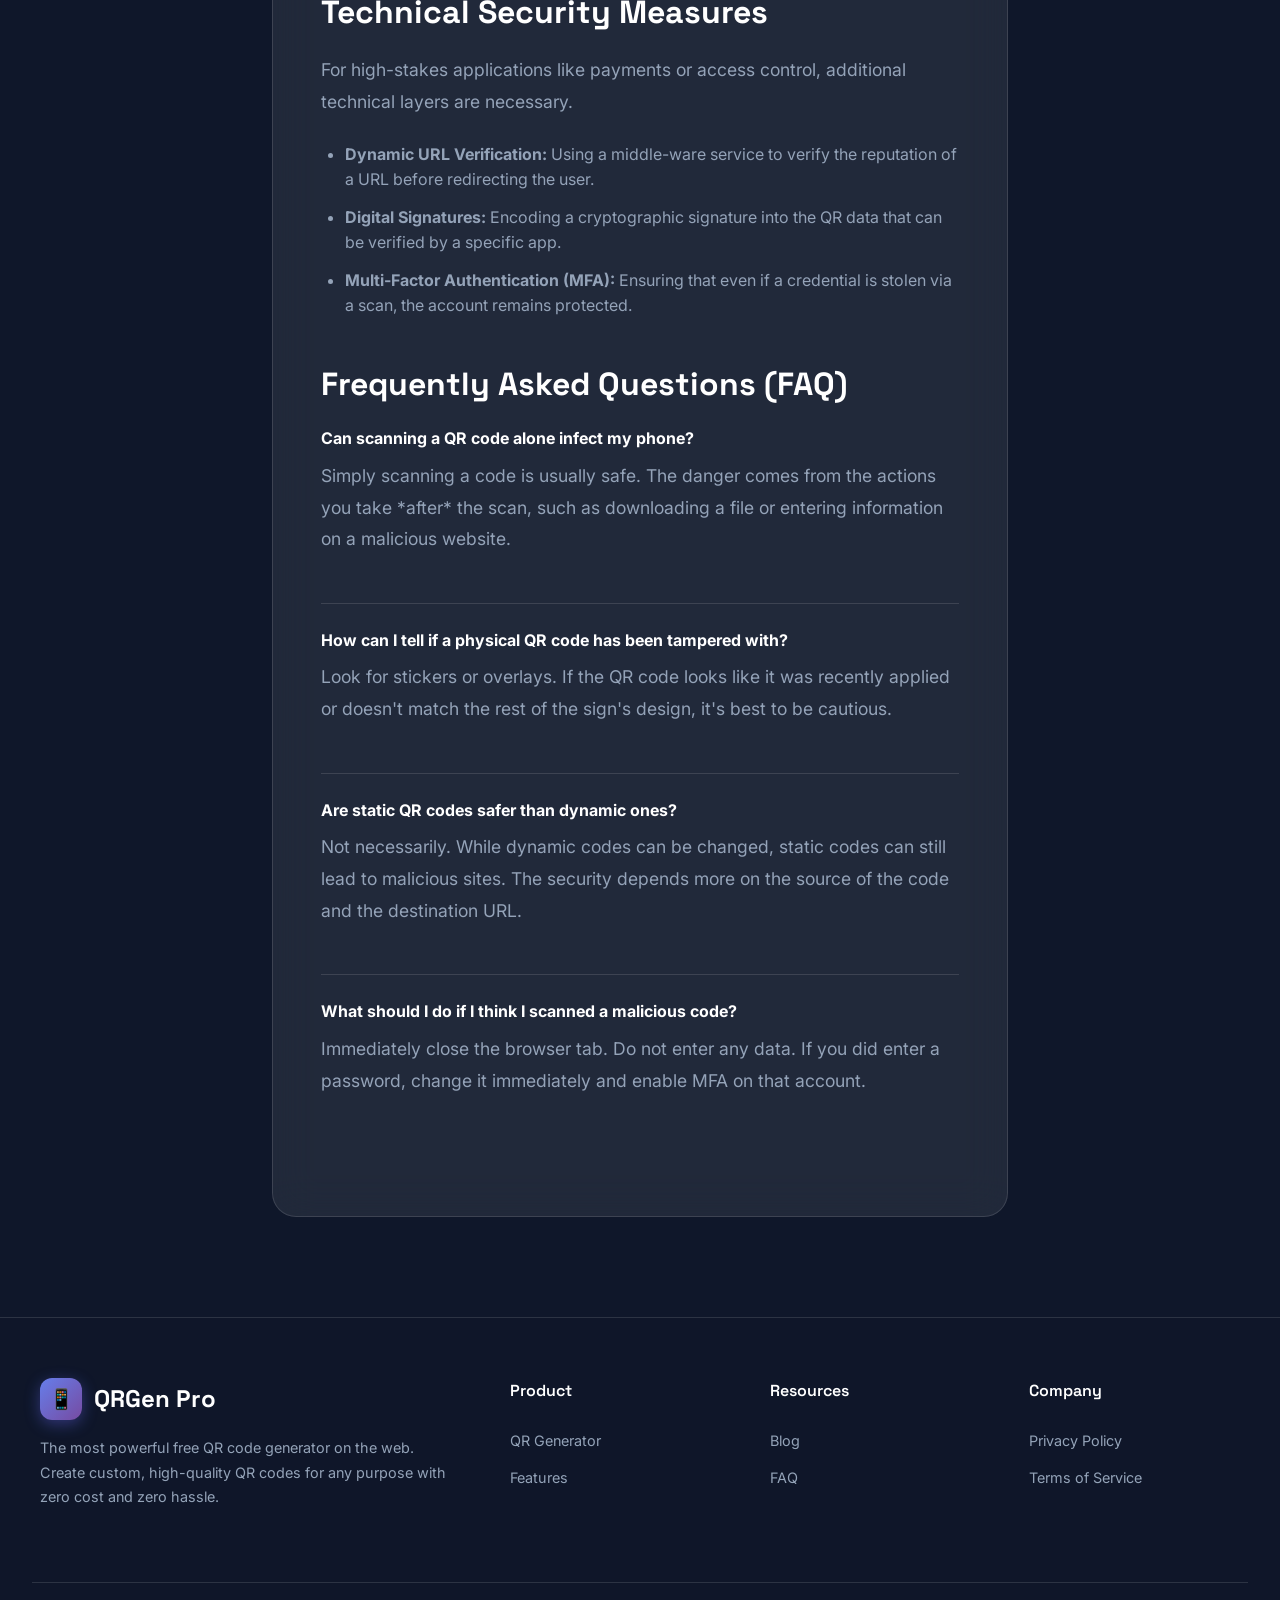
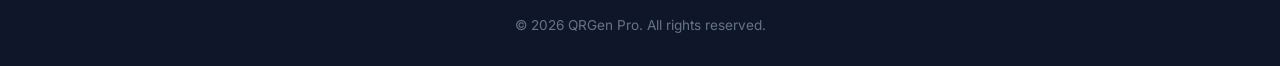
<file: blog/qr-code-security-guide.html>
<!DOCTYPE html>
<html lang="en">
<head>
<meta charset="UTF-8">
<meta name="viewport" content="width=device-width, initial-scale=1.0">
<meta name="description" content="QR Code Security: How to Protect Your Users in 2026. Learn about Quishing, phishing threats, and best practices for secure QR code implementation.">
<title>QR Code Security: How to Protect Your Users | QRGen Pro</title>
<link rel="icon" href="https://cdn-icons-png.flaticon.com/512/714/714390.png">
<link href="https://fonts.googleapis.com/css2?family=Inter:wght@300;400;500;600;700;800;900&family=Space+Grotesk:wght@400;500;600;700&display=swap" rel="stylesheet">
<link rel="stylesheet" href="https://cdnjs.cloudflare.com/ajax/libs/font-awesome/6.5.0/css/all.min.css">
<link rel="stylesheet" href="../css/style.css">
</head>
<body>
<div class="bg"><div class="orb o1"></div><div class="orb o2"></div><div class="orb o3"></div></div>
<nav class="nav">
<div class="ni">
<a href="../index.html" class="logo"><div class="li">📱</div><span>QRGen Pro</span></a>
<ul class="nl"><li><a href="../index.html#generator">Generator</a></li><li><a href="../index.html#features">Features</a></li><li><a href="../index.html#how-it-works">How It Works</a></li><li><a href="../index.html#articles">Articles</a></li><li><a href="../index.html#faq">FAQ</a></li></ul>
<a href="../index.html#generator" class="nc">Create QR Code 🚀</a>
</div>
</nav>

<header class="art-hero">
<div class="art-tag">Security</div>
<h1 class="art-tit">QR Code Security: How to Protect Your Users</h1>
<div class="art-meta"><span><i class="far fa-calendar"></i> Feb 2, 2026</span><span><i class="far fa-clock"></i> 12 min read</span></div>
</header>

<main class="art-cont">
<div class="art-card">
    <p>As QR codes become an omnipresent part of our digital and physical interactions, they have inevitably caught the attention of cybercriminals. While the technology itself is neutral and safe, the way it is deployed can create vulnerabilities. In 2026, "Quishing" (QR Phishing) has become a significant concern for security professionals. This guide provides a comprehensive look at the risks and how to mitigate them.</p>

    <h2>Understanding the Threat Landscape</h2>
    <p>The core security challenge with QR codes is a simple one: humans cannot read them. Unlike a traditional text link where you might notice a suspicious domain name, a QR code is a black box until it is scanned. This invisibility is exactly what attackers exploit.</p>

    <h3>What is Quishing?</h3>
    <p>Quishing, or QR code phishing, involves an attacker replacing a legitimate QR code with a malicious one. When an unsuspecting user scans the fake code, they are directed to a phishing website designed to steal credentials, financial information, or deliver malware.</p>

    <h3>The Evolution of Social Engineering</h3>
    <p>Attackers are becoming more sophisticated, placing malicious QR codes in high-trust environments. Think about a fake "Pay for Parking" sticker on a meter, or a "Scan for the Menu" code at a busy restaurant. These contexts lower a user's guard, making the attack much more likely to succeed.</p>

    <h2>Common QR Code Security Risks in 2026</h2>
    <p>Beyond simple phishing, several other risks have emerged as the technology has matured and integrated deeper into our lives.</p>

    <table>
        <thead>
            <tr>
                <th>Risk Type</th>
                <th>Description</th>
                <th>Impact</th>
            </tr>
        </thead>
        <tbody>
            <tr>
                <td>Malicious Redirection</td>
                <td>Sending users to harmful websites</td>
                <td>Data theft, Phishing</td>
            </tr>
            <tr>
                <td>Automatic Actions</td>
                <td>Triggering app downloads or settings</td>
                <td>Malware installation, Spyware</td>
            </tr>
            <tr>
                <td>Data Manipulation</td>
                <td>Changing the content of the scan</td>
                <td>Financial loss, Incorrect info</td>
            </tr>
            <tr>
                <td>Social Engineering</td>
                <td>Exploiting trust in physical locations</td>
                <td>Identity theft, Account takeover</td>
            </tr>
        </tbody>
    </table>

    <h2>Best Practices for Businesses</h2>
    <p>If your business uses QR codes, you have a responsibility to ensure they are safe for your customers. Security should be a primary consideration, not an afterthought.</p>

    <h3>Use Branded and Verified Links</h3>
    <p>When possible, use QR codes that resolve to your own verified domain. Ensure that your landing pages use HTTPS and display your brand clearly. This helps users verify that they are in the right place after the scan.</p>

    <h3>Physical Security and Inspections</h3>
    <p>If you have QR codes in public spaces (posters, tables, storefronts), include them in your regular facility inspections. Check for stickers that have been placed over your original codes. A "tamper-evident" design can also help users identify if a code has been compromised.</p>

    <h3>Secure QR Generation</h3>
    <p>Use professional tools like QRGen Pro that prioritize privacy and do not inject unwanted redirects or tracking scripts into your codes. Be wary of "free" generators that don't have a clear privacy policy or business model.</p>

    <h2>How to Educate and Protect Your Users</h2>
    <p>Empowering your customers with knowledge is one of the best defenses against QR-based attacks.</p>

    <h4>Tip 1: Preview Before Opening</h4>
    <p>Encourage users to use scanning apps that show a preview of the URL before navigating to it. Most modern native camera apps do this by default.</p>

    <h4>Tip 2: Be Wary of Sensitive Requests</h4>
    <p>Remind users that a legitimate QR code scan should rarely lead directly to a page asking for a password or credit card number, especially in a public or casual setting.</p>

    <h2>Technical Security Measures</h2>
    <p>For high-stakes applications like payments or access control, additional technical layers are necessary.</p>
    <ul>
        <li><strong>Dynamic URL Verification:</strong> Using a middle-ware service to verify the reputation of a URL before redirecting the user.</li>
        <li><strong>Digital Signatures:</strong> Encoding a cryptographic signature into the QR data that can be verified by a specific app.</li>
        <li><strong>Multi-Factor Authentication (MFA):</strong> Ensuring that even if a credential is stolen via a scan, the account remains protected.</li>
    </ul>

    <h2>Frequently Asked Questions (FAQ)</h2>
    <div class="faq-section">
        <div class="faq-item">
            <span class="faq-q">Can scanning a QR code alone infect my phone?</span>
            <p>Simply scanning a code is usually safe. The danger comes from the actions you take *after* the scan, such as downloading a file or entering information on a malicious website.</p>
        </div>
        <div class="faq-item">
            <span class="faq-q">How can I tell if a physical QR code has been tampered with?</span>
            <p>Look for stickers or overlays. If the QR code looks like it was recently applied or doesn't match the rest of the sign's design, it's best to be cautious.</p>
        </div>
        <div class="faq-item">
            <span class="faq-q">Are static QR codes safer than dynamic ones?</span>
            <p>Not necessarily. While dynamic codes can be changed, static codes can still lead to malicious sites. The security depends more on the source of the code and the destination URL.</p>
        </div>
        <div class="faq-item">
            <span class="faq-q">What should I do if I think I scanned a malicious code?</span>
            <p>Immediately close the browser tab. Do not enter any data. If you did enter a password, change it immediately and enable MFA on that account.</p>
        </div>
    </div>
</div>
</main>

<footer class="ftr">
<div class="fi2">
<div class="fb">
<a href="../index.html" class="logo"><div class="li">📱</div><span>QRGen Pro</span></a>
<p>The most powerful free QR code generator on the web. Create custom, high-quality QR codes for any purpose with zero cost and zero hassle.</p>
</div>
<div class="fcol">
<h4>Product</h4>
<ul><li><a href="../index.html#generator">QR Generator</a></li><li><a href="../index.html#features">Features</a></li></ul>
</div>
<div class="fcol">
<h4>Resources</h4>
<ul><li><a href="../index.html#articles">Blog</a></li><li><a href="../index.html#faq">FAQ</a></li></ul>
</div>
<div class="fcol">
<h4>Company</h4>
<ul><li><a href="../index.html#">Privacy Policy</a></li><li><a href="../index.html#">Terms of Service</a></li></ul>
</div>
</div>
<div style="text-align:center;padding-top:2rem;border-top:1px solid var(--glass-border);color:var(--gray);font-size:0.85rem;">
<p>© 2026 QRGen Pro. All rights reserved.</p>
</div>
</footer>
</body>
</html>
</file>
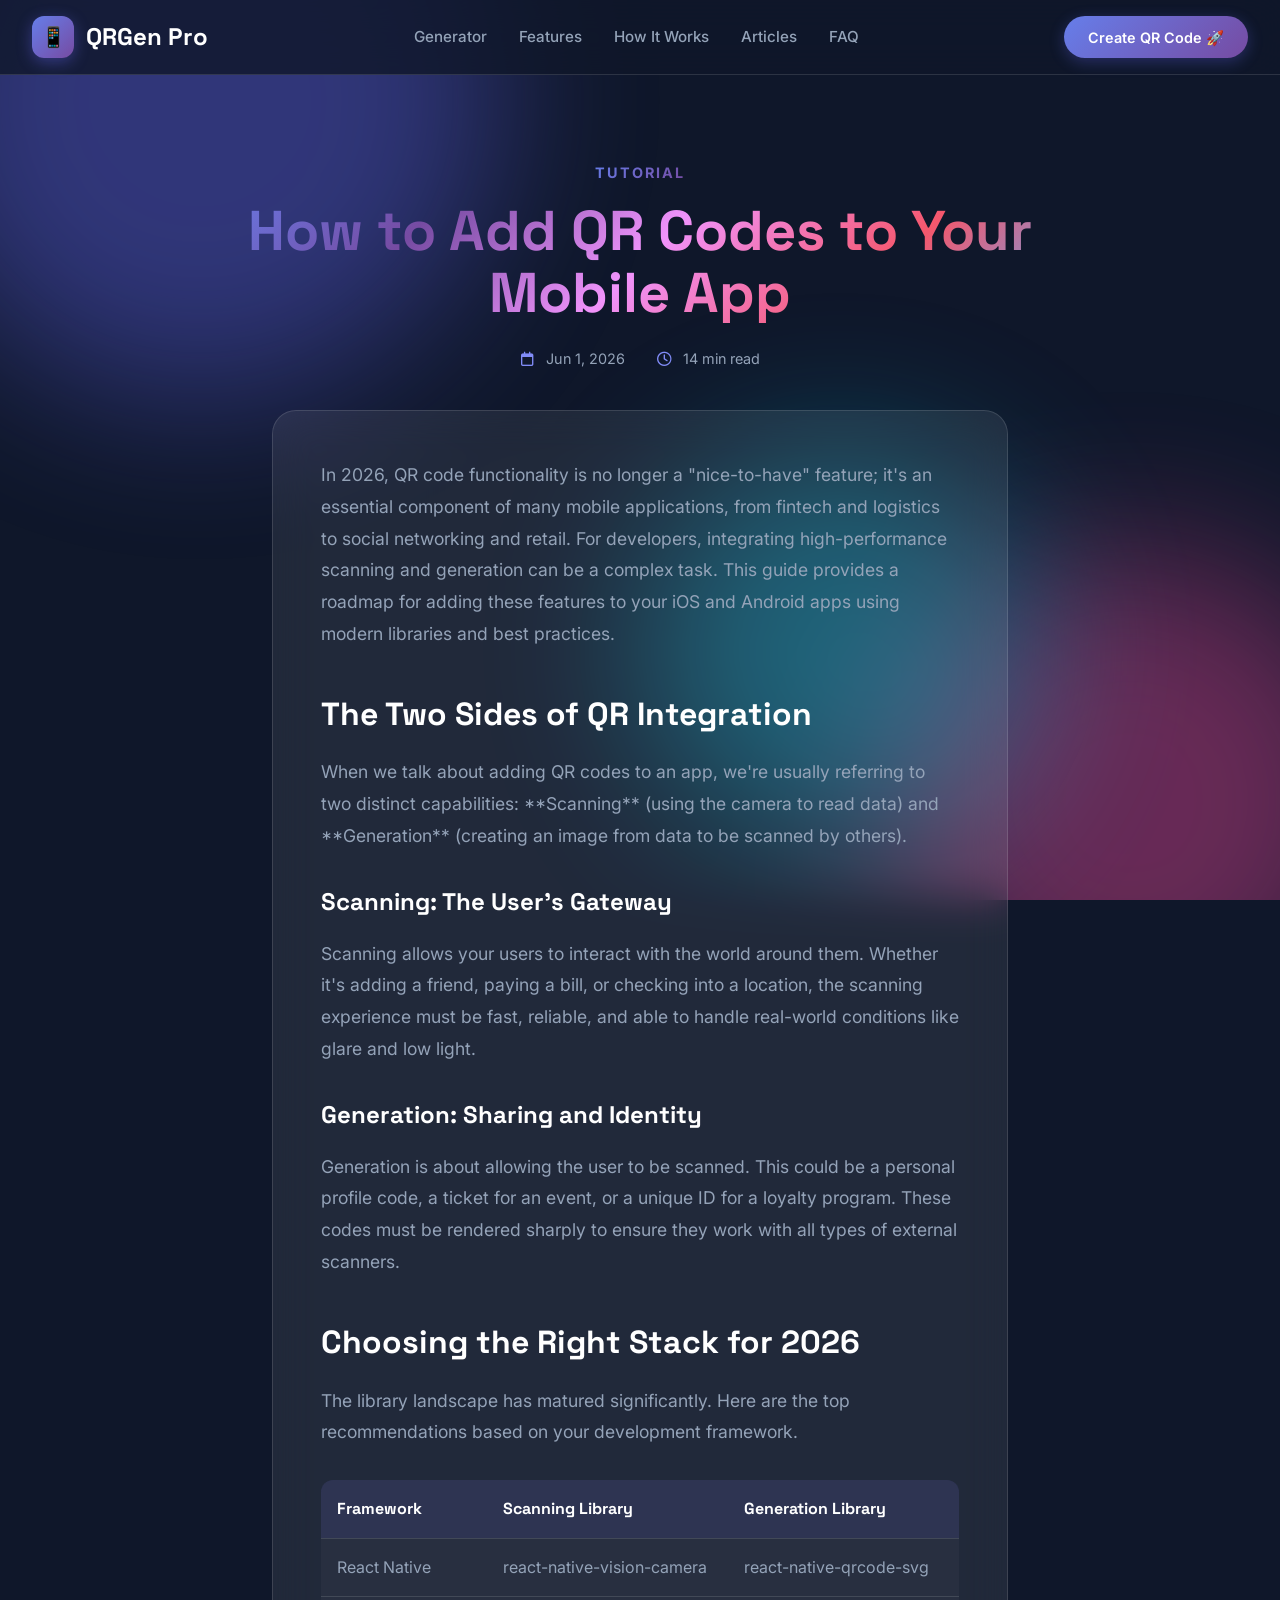
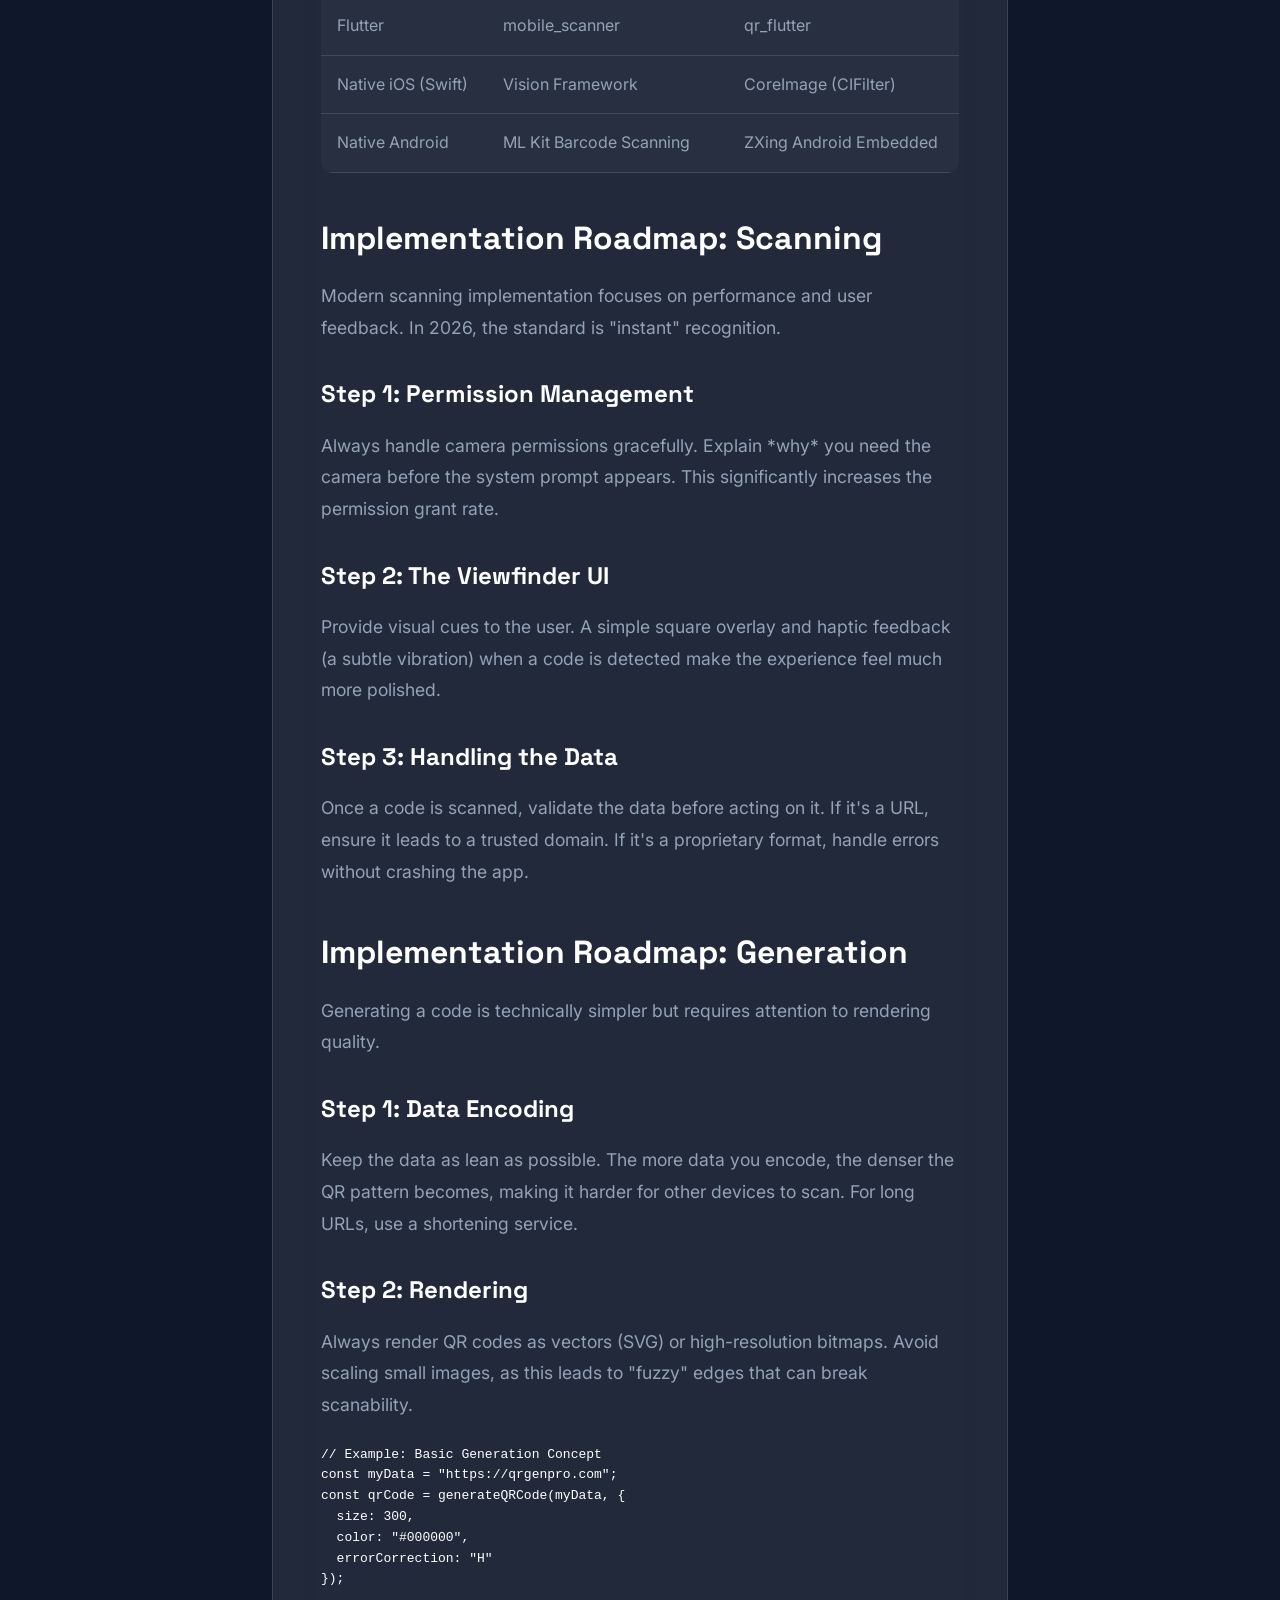
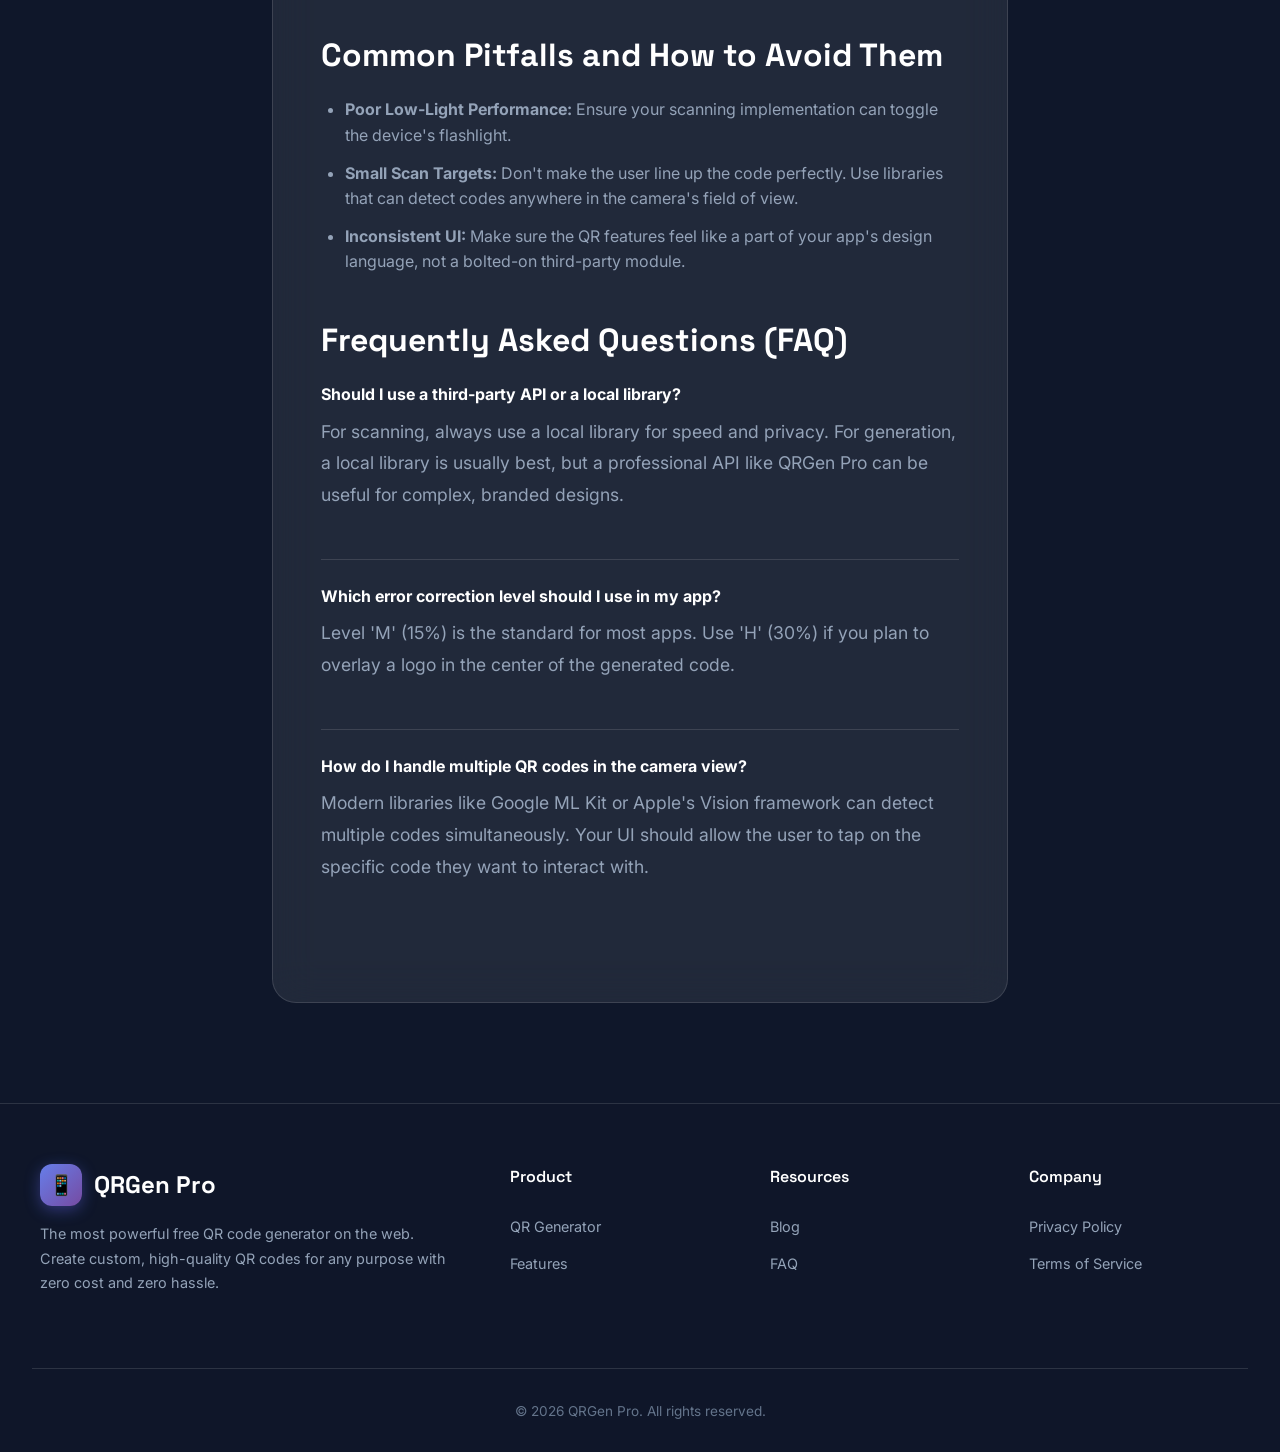
<file: blog/qr-codes-mobile-app-integration.html>
<!DOCTYPE html>
<html lang="en">
<head>
<meta charset="UTF-8">
<meta name="viewport" content="width=device-width, initial-scale=1.0">
<meta name="description" content="How to Add QR Codes to Your Mobile App in 2026. A comprehensive guide for developers on integrating scanning and generation features.">
<title>How to Add QR Codes to Your Mobile App | QRGen Pro</title>
<link rel="icon" href="https://cdn-icons-png.flaticon.com/512/714/714390.png">
<link href="https://fonts.googleapis.com/css2?family=Inter:wght@300;400;500;600;700;800;900&family=Space+Grotesk:wght@400;500;600;700&display=swap" rel="stylesheet">
<link rel="stylesheet" href="https://cdnjs.cloudflare.com/ajax/libs/font-awesome/6.5.0/css/all.min.css">
<link rel="stylesheet" href="../css/style.css">
</head>
<body>
<div class="bg"><div class="orb o1"></div><div class="orb o2"></div><div class="orb o3"></div></div>
<nav class="nav">
<div class="ni">
<a href="../index.html" class="logo"><div class="li">📱</div><span>QRGen Pro</span></a>
<ul class="nl"><li><a href="../index.html#generator">Generator</a></li><li><a href="../index.html#features">Features</a></li><li><a href="../index.html#how-it-works">How It Works</a></li><li><a href="../index.html#articles">Articles</a></li><li><a href="../index.html#faq">FAQ</a></li></ul>
<a href="../index.html#generator" class="nc">Create QR Code 🚀</a>
</div>
</nav>

<header class="art-hero">
<div class="art-tag">Tutorial</div>
<h1 class="art-tit">How to Add QR Codes to Your Mobile App</h1>
<div class="art-meta"><span><i class="far fa-calendar"></i> Jun 1, 2026</span><span><i class="far fa-clock"></i> 14 min read</span></div>
</header>

<main class="art-cont">
<div class="art-card">
    <p>In 2026, QR code functionality is no longer a "nice-to-have" feature; it's an essential component of many mobile applications, from fintech and logistics to social networking and retail. For developers, integrating high-performance scanning and generation can be a complex task. This guide provides a roadmap for adding these features to your iOS and Android apps using modern libraries and best practices.</p>

    <h2>The Two Sides of QR Integration</h2>
    <p>When we talk about adding QR codes to an app, we're usually referring to two distinct capabilities: **Scanning** (using the camera to read data) and **Generation** (creating an image from data to be scanned by others).</p>

    <h3>Scanning: The User's Gateway</h3>
    <p>Scanning allows your users to interact with the world around them. Whether it's adding a friend, paying a bill, or checking into a location, the scanning experience must be fast, reliable, and able to handle real-world conditions like glare and low light.</p>

    <h3>Generation: Sharing and Identity</h3>
    <p>Generation is about allowing the user to be scanned. This could be a personal profile code, a ticket for an event, or a unique ID for a loyalty program. These codes must be rendered sharply to ensure they work with all types of external scanners.</p>

    <h2>Choosing the Right Stack for 2026</h2>
    <p>The library landscape has matured significantly. Here are the top recommendations based on your development framework.</p>

    <table>
        <thead>
            <tr>
                <th>Framework</th>
                <th>Scanning Library</th>
                <th>Generation Library</th>
            </tr>
        </thead>
        <tbody>
            <tr>
                <td>React Native</td>
                <td>react-native-vision-camera</td>
                <td>react-native-qrcode-svg</td>
            </tr>
            <tr>
                <td>Flutter</td>
                <td>mobile_scanner</td>
                <td>qr_flutter</td>
            </tr>
            <tr>
                <td>Native iOS (Swift)</td>
                <td>Vision Framework</td>
                <td>CoreImage (CIFilter)</td>
            </tr>
            <tr>
                <td>Native Android</td>
                <td>ML Kit Barcode Scanning</td>
                <td>ZXing Android Embedded</td>
            </tr>
        </tbody>
    </table>

    <h2>Implementation Roadmap: Scanning</h2>
    <p>Modern scanning implementation focuses on performance and user feedback. In 2026, the standard is "instant" recognition.</p>

    <h3>Step 1: Permission Management</h3>
    <p>Always handle camera permissions gracefully. Explain *why* you need the camera before the system prompt appears. This significantly increases the permission grant rate.</p>

    <h3>Step 2: The Viewfinder UI</h3>
    <p>Provide visual cues to the user. A simple square overlay and haptic feedback (a subtle vibration) when a code is detected make the experience feel much more polished.</p>

    <h3>Step 3: Handling the Data</h3>
    <p>Once a code is scanned, validate the data before acting on it. If it's a URL, ensure it leads to a trusted domain. If it's a proprietary format, handle errors without crashing the app.</p>

    <h2>Implementation Roadmap: Generation</h2>
    <p>Generating a code is technically simpler but requires attention to rendering quality.</p>

    <h3>Step 1: Data Encoding</h3>
    <p>Keep the data as lean as possible. The more data you encode, the denser the QR pattern becomes, making it harder for other devices to scan. For long URLs, use a shortening service.</p>

    <h3>Step 2: Rendering</h3>
    <p>Always render QR codes as vectors (SVG) or high-resolution bitmaps. Avoid scaling small images, as this leads to "fuzzy" edges that can break scanability.</p>

    <pre>// Example: Basic Generation Concept
const myData = "https://qrgenpro.com";
const qrCode = generateQRCode(myData, {
  size: 300,
  color: "#000000",
  errorCorrection: "H"
});</pre>

    <h2>Common Pitfalls and How to Avoid Them</h2>
    <ul>
        <li><strong>Poor Low-Light Performance:</strong> Ensure your scanning implementation can toggle the device's flashlight.</li>
        <li><strong>Small Scan Targets:</strong> Don't make the user line up the code perfectly. Use libraries that can detect codes anywhere in the camera's field of view.</li>
        <li><strong>Inconsistent UI:</strong> Make sure the QR features feel like a part of your app's design language, not a bolted-on third-party module.</li>
    </ul>

    <h2>Frequently Asked Questions (FAQ)</h2>
    <div class="faq-section">
        <div class="faq-item">
            <span class="faq-q">Should I use a third-party API or a local library?</span>
            <p>For scanning, always use a local library for speed and privacy. For generation, a local library is usually best, but a professional API like QRGen Pro can be useful for complex, branded designs.</p>
        </div>
        <div class="faq-item">
            <span class="faq-q">Which error correction level should I use in my app?</span>
            <p>Level 'M' (15%) is the standard for most apps. Use 'H' (30%) if you plan to overlay a logo in the center of the generated code.</p>
        </div>
        <div class="faq-item">
            <span class="faq-q">How do I handle multiple QR codes in the camera view?</span>
            <p>Modern libraries like Google ML Kit or Apple's Vision framework can detect multiple codes simultaneously. Your UI should allow the user to tap on the specific code they want to interact with.</p>
        </div>
    </div>
</div>
</main>

<footer class="ftr">
<div class="fi2">
<div class="fb">
<a href="../index.html" class="logo"><div class="li">📱</div><span>QRGen Pro</span></a>
<p>The most powerful free QR code generator on the web. Create custom, high-quality QR codes for any purpose with zero cost and zero hassle.</p>
</div>
<div class="fcol">
<h4>Product</h4>
<ul><li><a href="../index.html#generator">QR Generator</a></li><li><a href="../index.html#features">Features</a></li></ul>
</div>
<div class="fcol">
<h4>Resources</h4>
<ul><li><a href="../index.html#articles">Blog</a></li><li><a href="../index.html#faq">FAQ</a></li></ul>
</div>
<div class="fcol">
<h4>Company</h4>
<ul><li><a href="../index.html#">Privacy Policy</a></li><li><a href="../index.html#">Terms of Service</a></li></ul>
</div>
</div>
<div style="text-align:center;padding-top:2rem;border-top:1px solid var(--glass-border);color:var(--gray);font-size:0.85rem;">
<p>© 2026 QRGen Pro. All rights reserved.</p>
</div>
</footer>
</body>
</html>
</file>
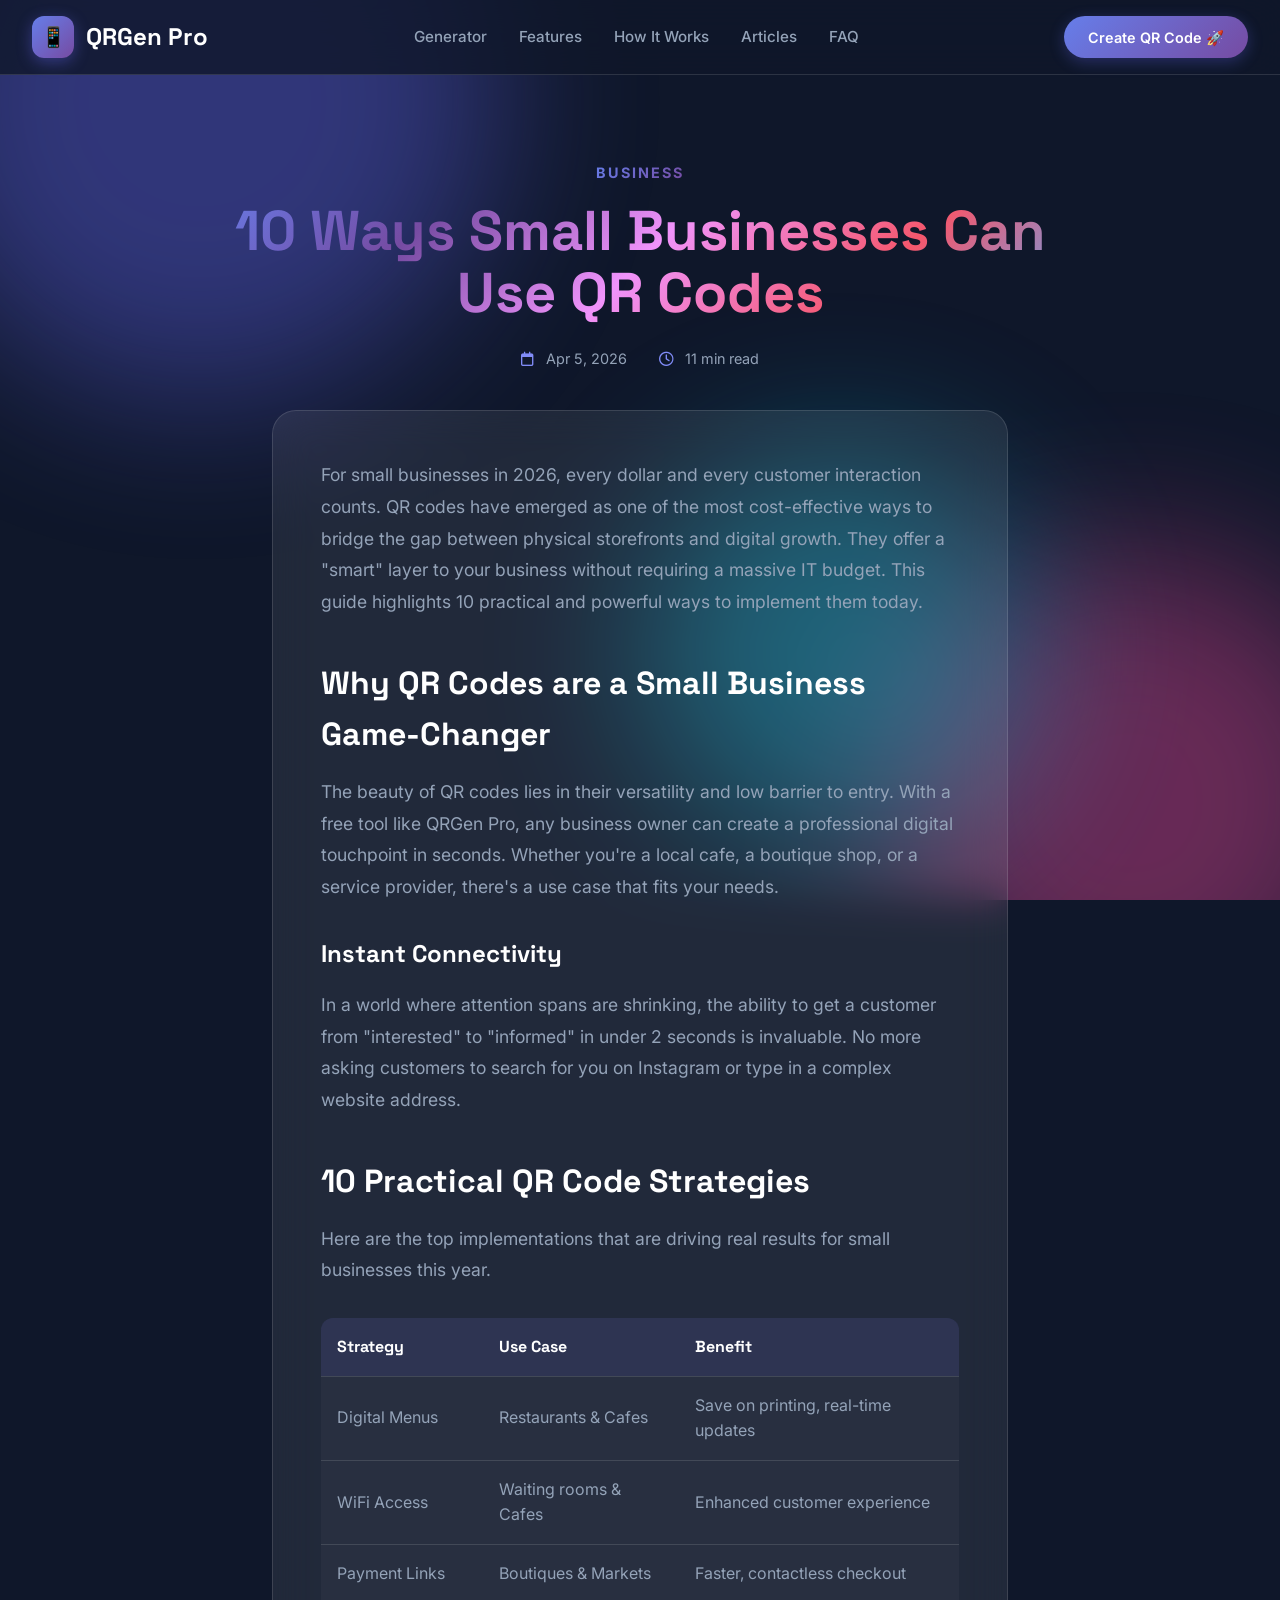
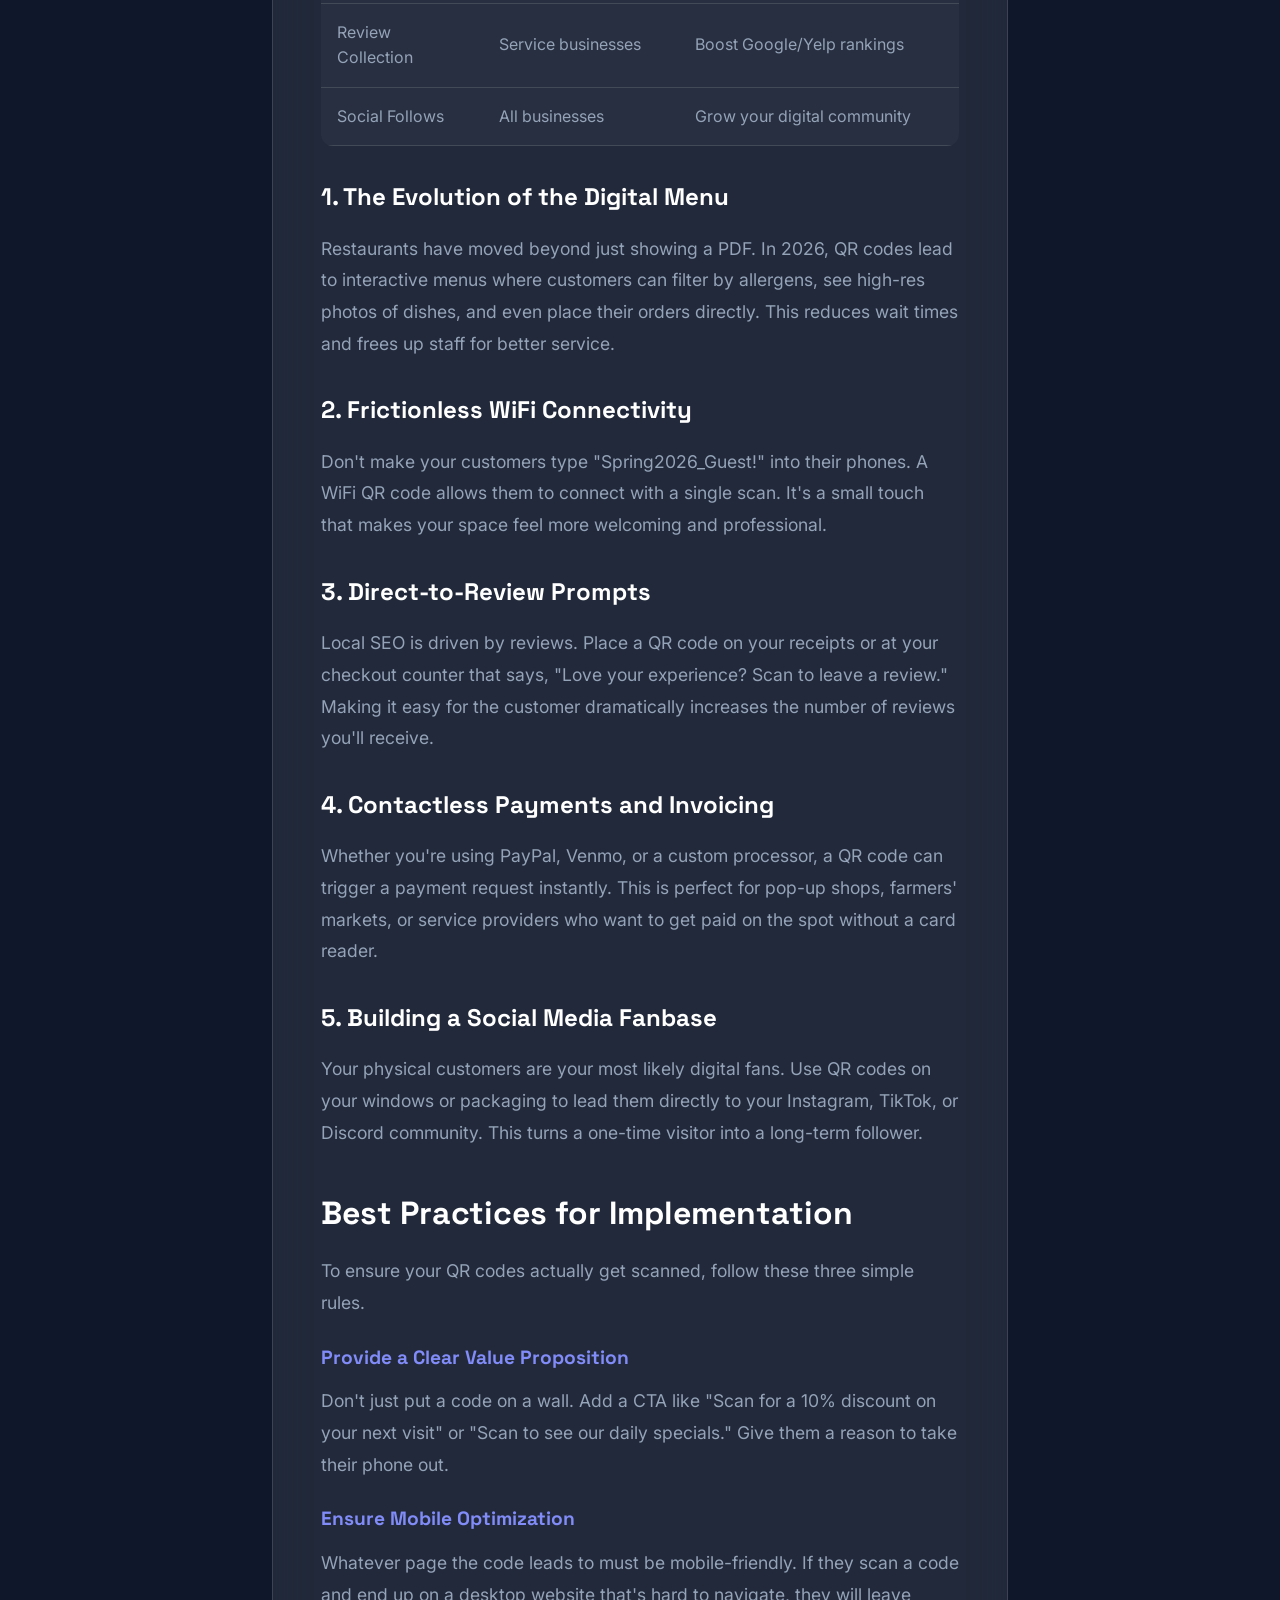
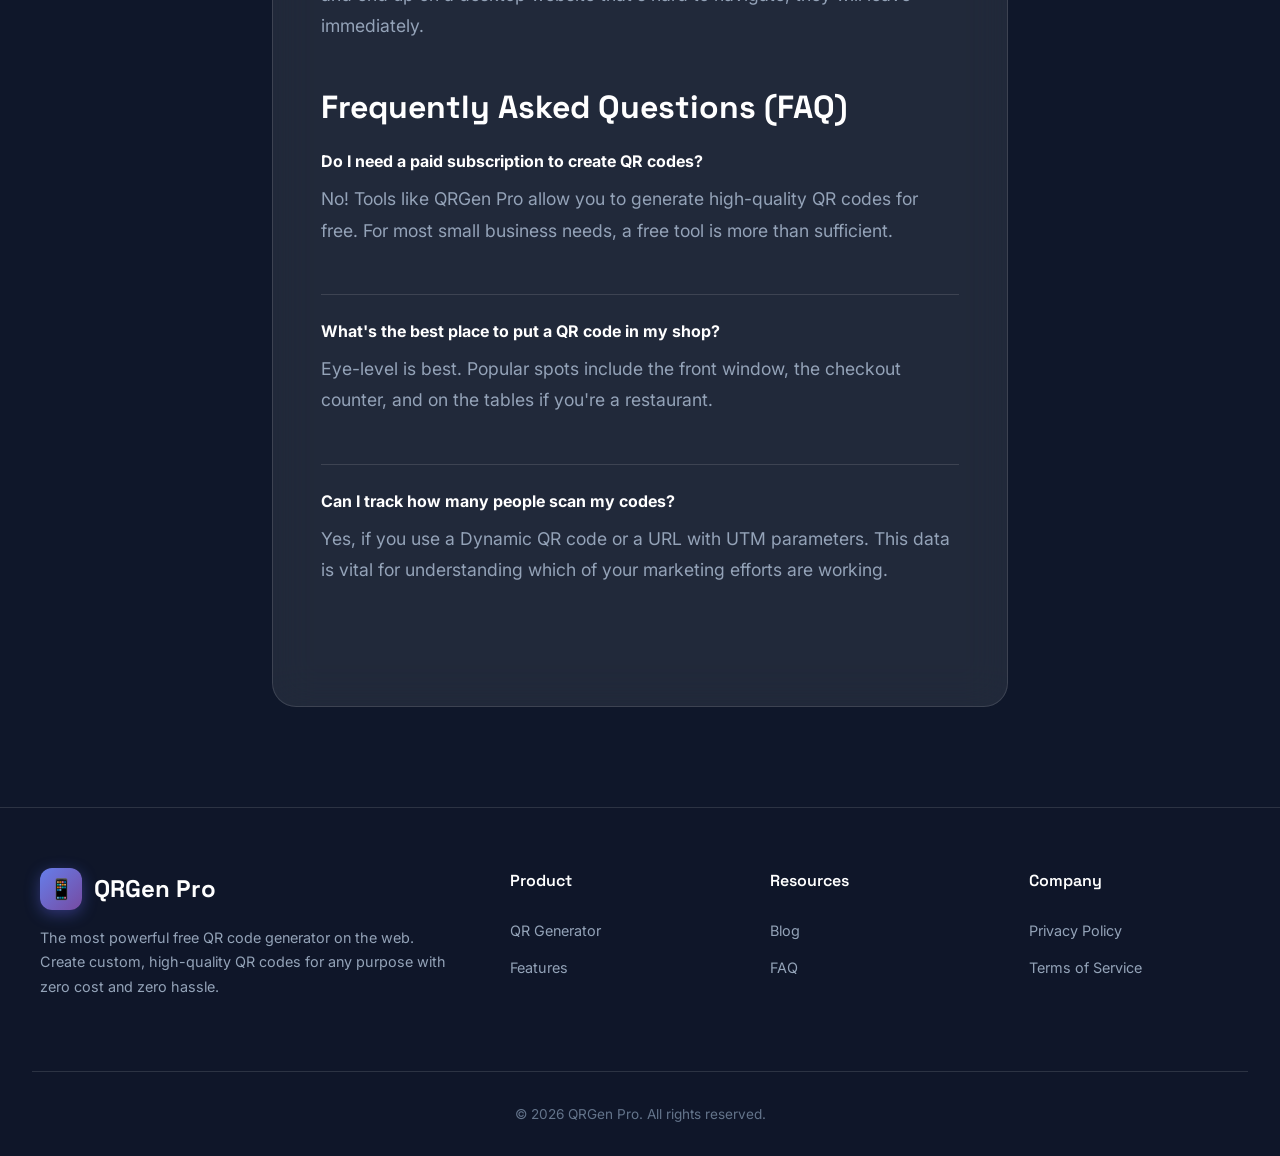
<file: blog/small-business-qr-code-ideas.html>
<!DOCTYPE html>
<html lang="en">
<head>
<meta charset="UTF-8">
<meta name="viewport" content="width=device-width, initial-scale=1.0">
<meta name="description" content="10 Powerful Ways Small Businesses Can Use QR Codes in 2026. Practical, low-cost strategies to boost engagement and streamline operations.">
<title>10 Ways Small Businesses Can Use QR Codes | QRGen Pro</title>
<link rel="icon" href="https://cdn-icons-png.flaticon.com/512/714/714390.png">
<link href="https://fonts.googleapis.com/css2?family=Inter:wght@300;400;500;600;700;800;900&family=Space+Grotesk:wght@400;500;600;700&display=swap" rel="stylesheet">
<link rel="stylesheet" href="https://cdnjs.cloudflare.com/ajax/libs/font-awesome/6.5.0/css/all.min.css">
<link rel="stylesheet" href="../css/style.css">
</head>
<body>
<div class="bg"><div class="orb o1"></div><div class="orb o2"></div><div class="orb o3"></div></div>
<nav class="nav">
<div class="ni">
<a href="../index.html" class="logo"><div class="li">📱</div><span>QRGen Pro</span></a>
<ul class="nl"><li><a href="../index.html#generator">Generator</a></li><li><a href="../index.html#features">Features</a></li><li><a href="../index.html#how-it-works">How It Works</a></li><li><a href="../index.html#articles">Articles</a></li><li><a href="../index.html#faq">FAQ</a></li></ul>
<a href="../index.html#generator" class="nc">Create QR Code 🚀</a>
</div>
</nav>

<header class="art-hero">
<div class="art-tag">Business</div>
<h1 class="art-tit">10 Ways Small Businesses Can Use QR Codes</h1>
<div class="art-meta"><span><i class="far fa-calendar"></i> Apr 5, 2026</span><span><i class="far fa-clock"></i> 11 min read</span></div>
</header>

<main class="art-cont">
<div class="art-card">
    <p>For small businesses in 2026, every dollar and every customer interaction counts. QR codes have emerged as one of the most cost-effective ways to bridge the gap between physical storefronts and digital growth. They offer a "smart" layer to your business without requiring a massive IT budget. This guide highlights 10 practical and powerful ways to implement them today.</p>

    <h2>Why QR Codes are a Small Business Game-Changer</h2>
    <p>The beauty of QR codes lies in their versatility and low barrier to entry. With a free tool like QRGen Pro, any business owner can create a professional digital touchpoint in seconds. Whether you're a local cafe, a boutique shop, or a service provider, there's a use case that fits your needs.</p>

    <h3>Instant Connectivity</h3>
    <p>In a world where attention spans are shrinking, the ability to get a customer from "interested" to "informed" in under 2 seconds is invaluable. No more asking customers to search for you on Instagram or type in a complex website address.</p>

    <h2>10 Practical QR Code Strategies</h2>
    <p>Here are the top implementations that are driving real results for small businesses this year.</p>

    <table>
        <thead>
            <tr>
                <th>Strategy</th>
                <th>Use Case</th>
                <th>Benefit</th>
            </tr>
        </thead>
        <tbody>
            <tr>
                <td>Digital Menus</td>
                <td>Restaurants & Cafes</td>
                <td>Save on printing, real-time updates</td>
            </tr>
            <tr>
                <td>WiFi Access</td>
                <td>Waiting rooms & Cafes</td>
                <td>Enhanced customer experience</td>
            </tr>
            <tr>
                <td>Payment Links</td>
                <td>Boutiques & Markets</td>
                <td>Faster, contactless checkout</td>
            </tr>
            <tr>
                <td>Review Collection</td>
                <td>Service businesses</td>
                <td>Boost Google/Yelp rankings</td>
            </tr>
            <tr>
                <td>Social Follows</td>
                <td>All businesses</td>
                <td>Grow your digital community</td>
            </tr>
        </tbody>
    </table>

    <h3>1. The Evolution of the Digital Menu</h3>
    <p>Restaurants have moved beyond just showing a PDF. In 2026, QR codes lead to interactive menus where customers can filter by allergens, see high-res photos of dishes, and even place their orders directly. This reduces wait times and frees up staff for better service.</p>

    <h3>2. Frictionless WiFi Connectivity</h3>
    <p>Don't make your customers type "Spring2026_Guest!" into their phones. A WiFi QR code allows them to connect with a single scan. It's a small touch that makes your space feel more welcoming and professional.</p>

    <h3>3. Direct-to-Review Prompts</h3>
    <p>Local SEO is driven by reviews. Place a QR code on your receipts or at your checkout counter that says, "Love your experience? Scan to leave a review." Making it easy for the customer dramatically increases the number of reviews you'll receive.</p>

    <h3>4. Contactless Payments and Invoicing</h3>
    <p>Whether you're using PayPal, Venmo, or a custom processor, a QR code can trigger a payment request instantly. This is perfect for pop-up shops, farmers' markets, or service providers who want to get paid on the spot without a card reader.</p>

    <h3>5. Building a Social Media Fanbase</h3>
    <p>Your physical customers are your most likely digital fans. Use QR codes on your windows or packaging to lead them directly to your Instagram, TikTok, or Discord community. This turns a one-time visitor into a long-term follower.</p>

    <h2>Best Practices for Implementation</h2>
    <p>To ensure your QR codes actually get scanned, follow these three simple rules.</p>

    <h4>Provide a Clear Value Proposition</h4>
    <p>Don't just put a code on a wall. Add a CTA like "Scan for a 10% discount on your next visit" or "Scan to see our daily specials." Give them a reason to take their phone out.</p>

    <h4>Ensure Mobile Optimization</h4>
    <p>Whatever page the code leads to must be mobile-friendly. If they scan a code and end up on a desktop website that's hard to navigate, they will leave immediately.</p>

    <h2>Frequently Asked Questions (FAQ)</h2>
    <div class="faq-section">
        <div class="faq-item">
            <span class="faq-q">Do I need a paid subscription to create QR codes?</span>
            <p>No! Tools like QRGen Pro allow you to generate high-quality QR codes for free. For most small business needs, a free tool is more than sufficient.</p>
        </div>
        <div class="faq-item">
            <span class="faq-q">What's the best place to put a QR code in my shop?</span>
            <p>Eye-level is best. Popular spots include the front window, the checkout counter, and on the tables if you're a restaurant.</p>
        </div>
        <div class="faq-item">
            <span class="faq-q">Can I track how many people scan my codes?</span>
            <p>Yes, if you use a Dynamic QR code or a URL with UTM parameters. This data is vital for understanding which of your marketing efforts are working.</p>
        </div>
    </div>
</div>
</main>

<footer class="ftr">
<div class="fi2">
<div class="fb">
<a href="../index.html" class="logo"><div class="li">📱</div><span>QRGen Pro</span></a>
<p>The most powerful free QR code generator on the web. Create custom, high-quality QR codes for any purpose with zero cost and zero hassle.</p>
</div>
<div class="fcol">
<h4>Product</h4>
<ul><li><a href="../index.html#generator">QR Generator</a></li><li><a href="../index.html#features">Features</a></li></ul>
</div>
<div class="fcol">
<h4>Resources</h4>
<ul><li><a href="../index.html#articles">Blog</a></li><li><a href="../index.html#faq">FAQ</a></li></ul>
</div>
<div class="fcol">
<h4>Company</h4>
<ul><li><a href="../index.html#">Privacy Policy</a></li><li><a href="../index.html#">Terms of Service</a></li></ul>
</div>
</div>
<div style="text-align:center;padding-top:2rem;border-top:1px solid var(--glass-border);color:var(--gray);font-size:0.85rem;">
<p>© 2026 QRGen Pro. All rights reserved.</p>
</div>
</footer>
</body>
</html>
</file>
<file: css/style.css>
:root{--primary:#6366f1;--primary-dark:#4f46e5;--primary-light:#818cf8;--secondary:#ec4899;--accent:#06b6d4;--success:#10b981;--warning:#f59e0b;--danger:#ef4444;--dark:#0f172a;--dark-light:#1e293b;--gray:#64748b;--gray-light:#94a3b8;--white:#fff;--glass:rgba(255,255,255,0.08);--glass-border:rgba(255,255,255,0.12);--g1:linear-gradient(135deg,#667eea 0%,#764ba2 100%);--g2:linear-gradient(135deg,#f093fb 0%,#f5576c 100%);--g3:linear-gradient(135deg,#4facfe 0%,#00f2fe 100%);--g4:linear-gradient(135deg,#43e97b 0%,#38f9d7 100%);--g5:linear-gradient(135deg,#fa709a 0%,#fee140 100%);--gh:linear-gradient(135deg,#667eea 0%,#764ba2 25%,#f093fb 50%,#f5576c 75%,#4facfe 100%);--sh-sm:0 1px 2px rgba(0,0,0,0.05);--sh-md:0 4px 6px -1px rgba(0,0,0,0.1),0 2px 4px -1px rgba(0,0,0,0.06);--sh-lg:0 10px 15px -3px rgba(0,0,0,0.1),0 4px 6px -2px rgba(0,0,0,0.05);--sh-xl:0 20px 25px -5px rgba(0,0,0,0.1),0 10px 10px -5px rgba(0,0,0,0.04);}
*{margin:0;padding:0;box-sizing:border-box}
html{scroll-behavior:smooth;scroll-padding-top:80px}
body{font-family:'Inter',-apple-system,BlinkMacSystemFont,sans-serif;background:var(--dark);color:var(--white);line-height:1.6;overflow-x:hidden}
.bg{position:fixed;top:0;left:0;width:100%;height:100%;z-index:-1;overflow:hidden}
.orb{position:absolute;border-radius:50%;filter:blur(80px);opacity:0.4;animation:fo 20s ease-in-out infinite}
.o1{width:600px;height:600px;background:var(--primary);top:-200px;left:-100px}
.o2{width:500px;height:500px;background:var(--secondary);bottom:-150px;right:-100px;animation-delay:-5s}
.o3{width:400px;height:400px;background:var(--accent);top:50%;left:50%;animation-delay:-10s}
@keyframes fo{0%,100%{transform:translate(0,0) scale(1)}25%{transform:translate(50px,-30px) scale(1.1)}50%{transform:translate(-30px,50px) scale(0.9)}75%{transform:translate(30px,30px) scale(1.05)}}
#pc{position:fixed;top:0;left:0;width:100%;height:100%;z-index:-1;pointer-events:none}
.tc{position:fixed;top:100px;right:20px;z-index:10000;display:flex;flex-direction:column;gap:0.5rem}
.toast{background:var(--dark-light);border:1px solid var(--glass-border);border-radius:12px;padding:1rem 1.5rem;display:flex;align-items:center;gap:0.75rem;color:var(--white);font-size:0.9rem;font-weight:500;box-shadow:var(--sh-xl);animation:si 0.4s ease;min-width:280px}
.toast.s{border-left:4px solid var(--success)}.toast.e{border-left:4px solid var(--danger)}.toast.i{border-left:4px solid var(--primary)}
@keyframes si{from{opacity:0;transform:translateX(100px)}to{opacity:1;transform:translateX(0)}}
@keyframes so{to{opacity:0;transform:translateX(100px)}}.toast.h{animation:so 0.4s ease forwards}
.nav{position:fixed;top:0;left:0;right:0;z-index:1000;padding:1rem 2rem;background:rgba(15,23,42,0.8);backdrop-filter:blur(20px);border-bottom:1px solid var(--glass-border);transition:all 0.3s ease}
.nav.sc{padding:0.75rem 2rem;background:rgba(15,23,42,0.95);box-shadow:var(--sh-lg)}
.ni{max-width:1400px;margin:0 auto;display:flex;justify-content:space-between;align-items:center}
.logo{display:flex;align-items:center;gap:0.75rem;text-decoration:none;color:var(--white);font-family:'Space Grotesk',sans-serif;font-weight:700;font-size:1.5rem}
.li{width:42px;height:42px;background:var(--g1);border-radius:12px;display:flex;align-items:center;justify-content:center;font-size:1.25rem;box-shadow:0 4px 15px rgba(99,102,241,0.4)}
.nl{display:flex;gap:2rem;list-style:none}
.nl a{color:var(--gray-light);text-decoration:none;font-weight:500;font-size:0.95rem;transition:color 0.3s ease;position:relative}
.nl a:hover{color:var(--white)}
.nl a::after{content:'';position:absolute;bottom:-4px;left:0;width:0;height:2px;background:var(--g1);transition:width 0.3s ease;border-radius:2px}
.nl a:hover::after{width:100%}
.nc{background:var(--g1);color:var(--white);padding:0.6rem 1.5rem;border-radius:50px;text-decoration:none;font-weight:600;font-size:0.9rem;transition:all 0.3s ease;box-shadow:0 4px 15px rgba(99,102,241,0.3)}
.nc:hover{transform:translateY(-2px);box-shadow:0 8px 25px rgba(99,102,241,0.5)}
.hero{min-height:100vh;display:flex;align-items:center;justify-content:center;padding:120px 2rem 80px;position:relative;overflow:hidden}
.hc{max-width:1400px;width:100%;display:grid;grid-template-columns:1fr 1fr;gap:4rem;align-items:center}
.ht{animation:fu 1s ease}
.hb{display:inline-flex;align-items:center;gap:0.5rem;background:var(--glass);border:1px solid var(--glass-border);padding:0.5rem 1rem;border-radius:50px;font-size:0.85rem;color:var(--primary-light);margin-bottom:1.5rem;backdrop-filter:blur(10px)}
.hb i{color:var(--success)}
.htit{font-family:'Space Grotesk',sans-serif;font-size:3.5rem;font-weight:800;line-height:1.1;margin-bottom:1.5rem;background:var(--gh);-webkit-background-clip:text;-webkit-text-fill-color:transparent;background-clip:text}
.htit span{display:block;font-size:1.2rem;font-weight:400;color:var(--gray-light);-webkit-text-fill-color:var(--gray-light);margin-top:0.5rem}
.hd{font-size:1.15rem;color:var(--gray-light);margin-bottom:2rem;max-width:500px}
.hs{display:flex;gap:2rem;margin-bottom:2rem}
.st{text-align:center}
.sn{font-family:'Space Grotesk',sans-serif;font-size:2rem;font-weight:700;color:var(--primary-light)}
.sl{font-size:0.85rem;color:var(--gray)}
.hbts{display:flex;gap:1rem;flex-wrap:wrap}
.bp{background:var(--g1);color:var(--white);padding:1rem 2rem;border-radius:50px;text-decoration:none;font-weight:600;font-size:1rem;border:none;cursor:pointer;transition:all 0.3s ease;display:inline-flex;align-items:center;gap:0.5rem;box-shadow:0 4px 20px rgba(99,102,241,0.4)}
.bp:hover{transform:translateY(-3px);box-shadow:0 8px 30px rgba(99,102,241,0.6)}
.bs{background:var(--glass);color:var(--white);padding:1rem 2rem;border-radius:50px;text-decoration:none;font-weight:600;font-size:1rem;border:1px solid var(--glass-border);cursor:pointer;transition:all 0.3s ease;display:inline-flex;align-items:center;gap:0.5rem;backdrop-filter:blur(10px)}
.bs:hover{background:rgba(255,255,255,0.15);border-color:var(--primary-light)}
.hv{position:relative;animation:fu 1s ease 0.3s both}
.hqp{background:var(--glass);backdrop-filter:blur(20px);border:1px solid var(--glass-border);border-radius:24px;padding:2rem;text-align:center;position:relative;overflow:hidden}
.hqp::before{content:'';position:absolute;top:-50%;left:-50%;width:200%;height:200%;background:conic-gradient(from 0deg,transparent,var(--primary),transparent 30%);animation:rot 4s linear infinite;opacity:0.1}
@keyframes rot{to{transform:rotate(360deg)}}
.hqi{position:relative;z-index:1}
.hqimg{width:280px;height:280px;margin:0 auto 1.5rem;background:var(--white);border-radius:16px;padding:1rem;box-shadow:var(--sh-xl)}
.hqimg img{width:100%;height:100%;object-fit:contain}
.hql{font-family:'Space Grotesk',sans-serif;font-size:1.1rem;font-weight:600;color:var(--white)}
.hqs{font-size:0.9rem;color:var(--gray-light);margin-top:0.25rem}
.ms{padding:3rem 0;overflow:hidden;background:rgba(15,23,42,0.5);border-top:1px solid var(--glass-border);border-bottom:1px solid var(--glass-border)}
.mt{text-align:center;font-family:'Space Grotesk',sans-serif;font-size:1.1rem;color:var(--gray-light);margin-bottom:1.5rem;text-transform:uppercase;letter-spacing:3px}
.mtr{display:flex;gap:3rem;animation:mr 30s linear infinite;width:max-content}
.mtr:hover{animation-play-state:paused}
@keyframes mr{0%{transform:translateX(0)}100%{transform:translateX(-50%)}}
.mi{display:flex;align-items:center;gap:0.75rem;background:var(--glass);border:1px solid var(--glass-border);padding:0.75rem 1.5rem;border-radius:50px;white-space:nowrap;font-weight:500;color:var(--gray-light);backdrop-filter:blur(10px);transition:all 0.3s ease}
.mi:hover{background:rgba(99,102,241,0.2);border-color:var(--primary-light);color:var(--white)}
.mi i{font-size:1.2rem;color:var(--primary-light)}
.gs{padding:100px 2rem;position:relative}
.sh{text-align:center;max-width:700px;margin:0 auto 4rem}
.stag{display:inline-block;background:var(--g1);-webkit-background-clip:text;-webkit-text-fill-color:transparent;background-clip:text;font-weight:700;font-size:0.9rem;text-transform:uppercase;letter-spacing:2px;margin-bottom:1rem}
.stit{font-family:'Space Grotesk',sans-serif;font-size:2.8rem;font-weight:700;margin-bottom:1rem;line-height:1.2}
.sd{font-size:1.1rem;color:var(--gray-light)}
.gc{max-width:1200px;margin:0 auto;display:grid;grid-template-columns:1fr 1fr;gap:3rem;align-items:start}
.gcard{background:var(--glass);backdrop-filter:blur(20px);border:1px solid var(--glass-border);border-radius:24px;padding:2.5rem;position:relative;overflow:hidden}
.gcard::before{content:'';position:absolute;top:0;left:0;right:0;height:3px;background:var(--g1)}
.qt{display:flex;gap:0.5rem;margin-bottom:2rem;flex-wrap:wrap}
.qtab{padding:0.6rem 1.2rem;border-radius:50px;border:1px solid var(--glass-border);background:transparent;color:var(--gray-light);font-size:0.9rem;font-weight:500;cursor:pointer;transition:all 0.3s ease;display:flex;align-items:center;gap:0.5rem}
.qtab:hover{background:rgba(99,102,241,0.1);border-color:var(--primary-light);color:var(--white)}
.qtab.a{background:var(--g1);border-color:transparent;color:var(--white);box-shadow:0 4px 15px rgba(99,102,241,0.3)}
.qig{margin-bottom:1.5rem}
.qig label{display:block;font-size:0.9rem;font-weight:600;color:var(--gray-light);margin-bottom:0.5rem}
.qig input,.qig textarea,.qig select{width:100%;padding:1rem 1.25rem;border-radius:12px;border:1px solid var(--glass-border);background:rgba(15,23,42,0.6);color:var(--white);font-size:1rem;font-family:inherit;transition:all 0.3s ease;outline:none}
.qig input:focus,.qig textarea:focus,.qig select:focus{border-color:var(--primary-light);box-shadow:0 0 0 3px rgba(99,102,241,0.2)}
.qig textarea{min-height:120px;resize:vertical}
.qir{display:grid;grid-template-columns:1fr 1fr;gap:1rem}
.cpg{display:flex;align-items:center;gap:1rem;margin-bottom:1rem}
.cpg label{font-size:0.9rem;font-weight:600;color:var(--gray-light);min-width:100px}
.cpw{position:relative;display:flex;align-items:center;gap:0.5rem}
.cpw input[type="color"]{width:50px;height:40px;border:none;border-radius:8px;cursor:pointer;background:none}
.cpw span{font-size:0.85rem;color:var(--gray-light);font-family:monospace}
.qpc{background:var(--glass);backdrop-filter:blur(20px);border:1px solid var(--glass-border);border-radius:24px;padding:2.5rem;text-align:center;position:sticky;top:100px}
.qpc::before{content:'';position:absolute;top:0;left:0;right:0;height:3px;background:var(--g2)}
.qpt{font-family:'Space Grotesk',sans-serif;font-size:1.3rem;font-weight:600;margin-bottom:0.5rem}
.qps{font-size:0.9rem;color:var(--gray);margin-bottom:2rem}
.qpa{background:var(--white);border-radius:16px;padding:2rem;margin-bottom:2rem;min-height:300px;display:flex;align-items:center;justify-content:center;box-shadow:var(--sh-xl)}
.qpa img{max-width:100%;max-height:260px}
.qph{text-align:center;color:var(--gray)}
.qph i{font-size:4rem;margin-bottom:1rem;opacity:0.5}
.qdb{display:grid;grid-template-columns:1fr 1fr;gap:0.75rem}
.bd{padding:0.9rem;border-radius:12px;border:1px solid var(--glass-border);background:var(--glass);color:var(--white);font-weight:600;font-size:0.9rem;cursor:pointer;transition:all 0.3s ease;display:flex;align-items:center;justify-content:center;gap:0.5rem}
.bd:hover{background:var(--primary);border-color:var(--primary);transform:translateY(-2px)}
.bd.bf{grid-column:1/-1;background:var(--g1);border-color:transparent}
.bd.bf:hover{box-shadow:0 4px 20px rgba(99,102,241,0.4)}
.fs{padding:100px 2rem;background:rgba(15,23,42,0.5)}
.fg{max-width:1200px;margin:0 auto;display:grid;grid-template-columns:repeat(auto-fit,minmax(300px,1fr));gap:2rem}
.fc{background:var(--glass);backdrop-filter:blur(20px);border:1px solid var(--glass-border);border-radius:20px;padding:2.5rem;transition:all 0.4s ease;position:relative;overflow:hidden}
.fc::before{content:'';position:absolute;top:0;left:0;right:0;height:3px;background:var(--g3);transform:scaleX(0);transition:transform 0.4s ease}
.fc:hover{transform:translateY(-8px);box-shadow:var(--sh-xl);border-color:rgba(99,102,241,0.3)}
.fc:hover::before{transform:scaleX(1)}
.fi{width:60px;height:60px;border-radius:16px;display:flex;align-items:center;justify-content:center;font-size:1.5rem;margin-bottom:1.5rem;position:relative}
.fi.b1{background:var(--g1)}.fi.b2{background:var(--g2)}.fi.b3{background:var(--g3)}.fi.b4{background:var(--g4)}.fi.b5{background:var(--g5)}.fi.b6{background:linear-gradient(135deg,#a8edea 0%,#fed6e3 100%)}
.ft{font-family:'Space Grotesk',sans-serif;font-size:1.3rem;font-weight:600;margin-bottom:0.75rem}
.fd{font-size:0.95rem;color:var(--gray-light);line-height:1.7}
.hiw{padding:100px 2rem}
.sc{max-width:1000px;margin:0 auto;display:flex;justify-content:space-between;gap:2rem;position:relative}
.sc::before{content:'';position:absolute;top:40px;left:15%;right:15%;height:2px;background:var(--g1);opacity:0.3}
.si{flex:1;text-align:center;position:relative;z-index:1}
.sn2{width:80px;height:80px;border-radius:50%;background:var(--g1);display:flex;align-items:center;justify-content:center;font-family:'Space Grotesk',sans-serif;font-size:1.8rem;font-weight:700;margin:0 auto 1.5rem;box-shadow:0 8px 30px rgba(99,102,241,0.4);position:relative}
.sn2::after{content:'';position:absolute;inset:-4px;border-radius:50%;border:2px dashed var(--primary-light);animation:sp 10s linear infinite}
@keyframes sp{to{transform:rotate(360deg)}}
.st2{font-family:'Space Grotesk',sans-serif;font-size:1.2rem;font-weight:600;margin-bottom:0.5rem}
.sd2{font-size:0.9rem;color:var(--gray-light)}
.ars{padding:100px 2rem;background:rgba(15,23,42,0.5)}
.ag{max-width:1200px;margin:0 auto;display:grid;grid-template-columns:repeat(auto-fit,minmax(350px,1fr));gap:2rem}
.arc{background:var(--glass);backdrop-filter:blur(20px);border:1px solid var(--glass-border);border-radius:20px;overflow:hidden;transition:all 0.4s ease;display:block;text-decoration:none;color:inherit;cursor:pointer;position:relative;z-index:10}
.arc:hover{transform:translateY(-8px);box-shadow:var(--sh-xl);border-color:rgba(99,102,241,0.3);color:inherit}
.arim{height:200px;background:var(--g1);display:flex;align-items:center;justify-content:center;font-size:3rem;position:relative;overflow:hidden}
.arim::before{content:'';position:absolute;inset:0;background:linear-gradient(135deg,rgba(0,0,0,0.2),transparent)}
.arim i{position:relative;z-index:1}
.arcnt{padding:1.5rem}
.artag{display:inline-block;background:rgba(99,102,241,0.2);color:var(--primary-light);padding:0.3rem 0.8rem;border-radius:50px;font-size:0.75rem;font-weight:600;text-transform:uppercase;letter-spacing:1px;margin-bottom:0.75rem}
.artit{font-family:'Space Grotesk',sans-serif;font-size:1.2rem;font-weight:600;margin-bottom:0.75rem;line-height:1.4}
.arex{font-size:0.9rem;color:var(--gray-light);margin-bottom:1rem;line-height:1.6}
.arm{display:flex;align-items:center;gap:1rem;font-size:0.8rem;color:var(--gray)}
.arm i{margin-right:0.3rem}
.tss{padding:100px 2rem;overflow:hidden}
.tsl{max-width:1200px;margin:0 auto;position:relative}
.tst{display:flex;gap:2rem;animation:st 25s linear infinite;width:max-content}
.tst:hover{animation-play-state:paused}
@keyframes st{0%{transform:translateX(0)}100%{transform:translateX(-50%)}}
.tsc{background:var(--glass);backdrop-filter:blur(20px);border:1px solid var(--glass-border);border-radius:20px;padding:2rem;min-width:350px;transition:all 0.3s ease}
.tsc:hover{border-color:var(--primary-light);transform:scale(1.02)}
.tss2{color:var(--warning);margin-bottom:1rem;font-size:0.9rem}
.tstx{font-size:0.95rem;color:var(--gray-light);line-height:1.7;margin-bottom:1.5rem;font-style:italic}
.tsa{display:flex;align-items:center;gap:1rem}
.tsav{width:48px;height:48px;border-radius:50%;background:var(--g1);display:flex;align-items:center;justify-content:center;font-weight:700;font-size:1.1rem}
.tsai h4{font-size:0.95rem;font-weight:600}
.tsai p{font-size:0.8rem;color:var(--gray)}
.faqS{padding:100px 2rem;background:rgba(15,23,42,0.5)}
.faqC{max-width:800px;margin:0 auto}
.faqI{background:var(--glass);backdrop-filter:blur(20px);border:1px solid var(--glass-border);border-radius:16px;margin-bottom:1rem;overflow:hidden;transition:all 0.3s ease}
.faqI:hover{border-color:rgba(99,102,241,0.3)}
.faqQ{padding:1.25rem 1.5rem;display:flex;justify-content:space-between;align-items:center;cursor:pointer;font-weight:600;font-size:1rem;transition:all 0.3s ease}
.faqQ:hover{color:var(--primary-light)}
.faqQ i{transition:transform 0.3s ease;color:var(--primary-light)}
.faqI.a .faqQ i{transform:rotate(180deg)}
.faqA{max-height:0;overflow:hidden;transition:max-height 0.4s ease,padding 0.4s ease}
.faqI.a .faqA{max-height:300px;padding:0 1.5rem 1.25rem}
.faqA p{color:var(--gray-light);font-size:0.95rem;line-height:1.7}
.ctaS{padding:100px 2rem;position:relative;overflow:hidden}
.ctaC{max-width:900px;margin:0 auto;background:var(--glass);backdrop-filter:blur(20px);border:1px solid var(--glass-border);border-radius:32px;padding:4rem 3rem;text-align:center;position:relative;overflow:hidden}
.ctaC::before{content:'';position:absolute;top:-100px;right:-100px;width:300px;height:300px;background:var(--g1);border-radius:50%;filter:blur(100px);opacity:0.3}
.ctaC::after{content:'';position:absolute;bottom:-100px;left:-100px;width:300px;height:300px;background:var(--g2);border-radius:50%;filter:blur(100px);opacity:0.3}
.ctaT{font-family:'Space Grotesk',sans-serif;font-size:2.5rem;font-weight:700;margin-bottom:1rem;position:relative;z-index:1}
.ctaD{font-size:1.1rem;color:var(--gray-light);margin-bottom:2rem;max-width:500px;margin-left:auto;margin-right:auto;position:relative;z-index:1}
.ftr{padding:60px 2rem 30px;border-top:1px solid var(--glass-border);background:rgba(15,23,42,0.8)}
.fi2{max-width:1200px;margin:0 auto;display:grid;grid-template-columns:2fr 1fr 1fr 1fr;gap:3rem;margin-bottom:3rem}
.fb .logo{margin-bottom:1rem}
.fb p{color:var(--gray-light);font-size:0.9rem;line-height:1.7;margin-bottom:1.5rem}
.fsoc{display:flex;gap:0.75rem}
.fsoc a{width:40px;height:40px;border-radius:10px;background:var(--glass);border:1px solid var(--glass-border);display:flex;align-items:center;justify-content:center;color:var(--gray-light);text-decoration:none;transition:all 0.3s ease}
.fsoc a:hover{background:var(--primary);border-color:var(--primary);color:var(--white);transform:translateY(-3px)}
.fcol h4{font-family:'Space Grotesk',sans-serif;font-size:1rem;font-weight:600;margin-bottom:1.5rem;color:var(--white)}
.fcol ul{list-style:none}
.fcol ul li{margin-bottom:0.75rem}
.fcol ul li a{color:var(--gray-light);text-decoration:none;font-size:0.9rem;transition:color 0.3s ease}
.fcol ul li a:hover{color:var(--primary-light)}
.fb2{max-width:1200px;margin:0 auto;padding-top:2rem;border-top:1px solid var(--glass-border);display:flex;justify-content:space-between;align-items:center;flex-wrap:wrap;gap:1rem}
.fb2 p{color:var(--gray);font-size:0.85rem}
.fbl{display:flex;gap:1.5rem}
.fbl a{color:var(--gray);text-decoration:none;font-size:0.85rem;transition:color 0.3s ease}
.fbl a:hover{color:var(--primary-light)}
@keyframes fu{from{opacity:0;transform:translateY(30px)}to{opacity:1;transform:translateY(0)}}
.aos{opacity:0;transform:translateY(30px);transition:all 0.8s ease}
.aos.v{opacity:1;transform:translateY(0)}
/* Fallback if JS fails */
@media (prefers-reduced-motion: reduce) {
    .aos { opacity: 1; transform: none; }
}
.sct{position:fixed;bottom:30px;right:30px;width:50px;height:50px;border-radius:50%;background:var(--g1);color:var(--white);border:none;cursor:pointer;display:flex;align-items:center;justify-content:center;font-size:1.2rem;box-shadow:0 4px 20px rgba(99,102,241,0.4);opacity:0;visibility:hidden;transition:all 0.3s ease;z-index:999}
.sct.v{opacity:1;visibility:visible}
.sct:hover{transform:translateY(-3px);box-shadow:0 8px 30px rgba(99,102,241,0.6)}

/* Blog Specific Styles */
.art-hero{padding:160px 2rem 80px;text-align:center;position:relative}
.art-tag{display:inline-block;background:var(--g1);-webkit-background-clip:text;-webkit-text-fill-color:transparent;background-clip:text;font-weight:700;font-size:0.9rem;text-transform:uppercase;letter-spacing:2px;margin-bottom:1rem}
.art-tit{font-family:'Space Grotesk',sans-serif;font-size:3.5rem;font-weight:800;line-height:1.1;margin-bottom:1.5rem;background:var(--gh);-webkit-background-clip:text;-webkit-text-fill-color:transparent;background-clip:text;max-width:900px;margin-left:auto;margin-right:auto}
.art-meta{display:flex;justify-content:center;gap:2rem;color:var(--gray-light);font-size:0.9rem}
.art-meta i{color:var(--primary-light);margin-right:0.5rem}
.art-cont{max-width:800px;margin:0 auto;padding:0 2rem 100px}
.art-card{background:var(--glass);backdrop-filter:blur(20px);border:1px solid var(--glass-border);border-radius:24px;padding:3rem;margin-top:-40px;position:relative;z-index:1}
.art-card p{margin-bottom:1.5rem;font-size:1.1rem;color:var(--gray-light);line-height:1.8}
.art-card h2{font-family:'Space Grotesk',sans-serif;font-size:2rem;font-weight:700;margin:2.5rem 0 1rem;color:var(--white)}
.art-card ul{margin-bottom:1.5rem;padding-left:1.5rem;color:var(--gray-light)}
.art-card li{margin-bottom:0.75rem}

/* Table and FAQ styles for blog articles */
.art-card table { width: 100%; border-collapse: collapse; margin: 2rem 0; background: rgba(255,255,255,0.03); border-radius: 12px; overflow: hidden; }
.art-card th, .art-card td { padding: 1rem; text-align: left; border-bottom: 1px solid var(--glass-border); color: var(--gray-light); }
.art-card th { background: rgba(99,102,241,0.1); color: var(--white); font-family: 'Space Grotesk', sans-serif; }
.art-card h3 { font-family: 'Space Grotesk', sans-serif; font-size: 1.5rem; color: var(--white); margin: 2rem 0 1rem; }
.art-card h4 { font-family: 'Space Grotesk', sans-serif; font-size: 1.2rem; color: var(--primary-light); margin: 1.5rem 0 0.75rem; }
.faq-item { margin-bottom: 1.5rem; padding-bottom: 1.5rem; border-bottom: 1px solid var(--glass-border); }
.faq-item:last-child { border-bottom: none; }
.faq-q { font-weight: 700; color: var(--white); margin-bottom: 0.5rem; display: block; }

@media(max-width:1024px){.hc{grid-template-columns:1fr;text-align:center}.ht{order:2}.hv{order:1}.hs{justify-content:center}.hbts{justify-content:center}.gc{grid-template-columns:1fr}.qpc{position:static}.fi2{grid-template-columns:1fr 1fr}}
@media(max-width:768px){.nav{padding:1rem}.nl{display:none}.htit{font-size:2.5rem}.stit{font-size:2rem}.art-tit{font-size:2.5rem}.sc{flex-direction:column}.sc::before{display:none}.fi2{grid-template-columns:1fr}.fb2{flex-direction:column;text-align:center}.qir{grid-template-columns:1fr}}
</file>
